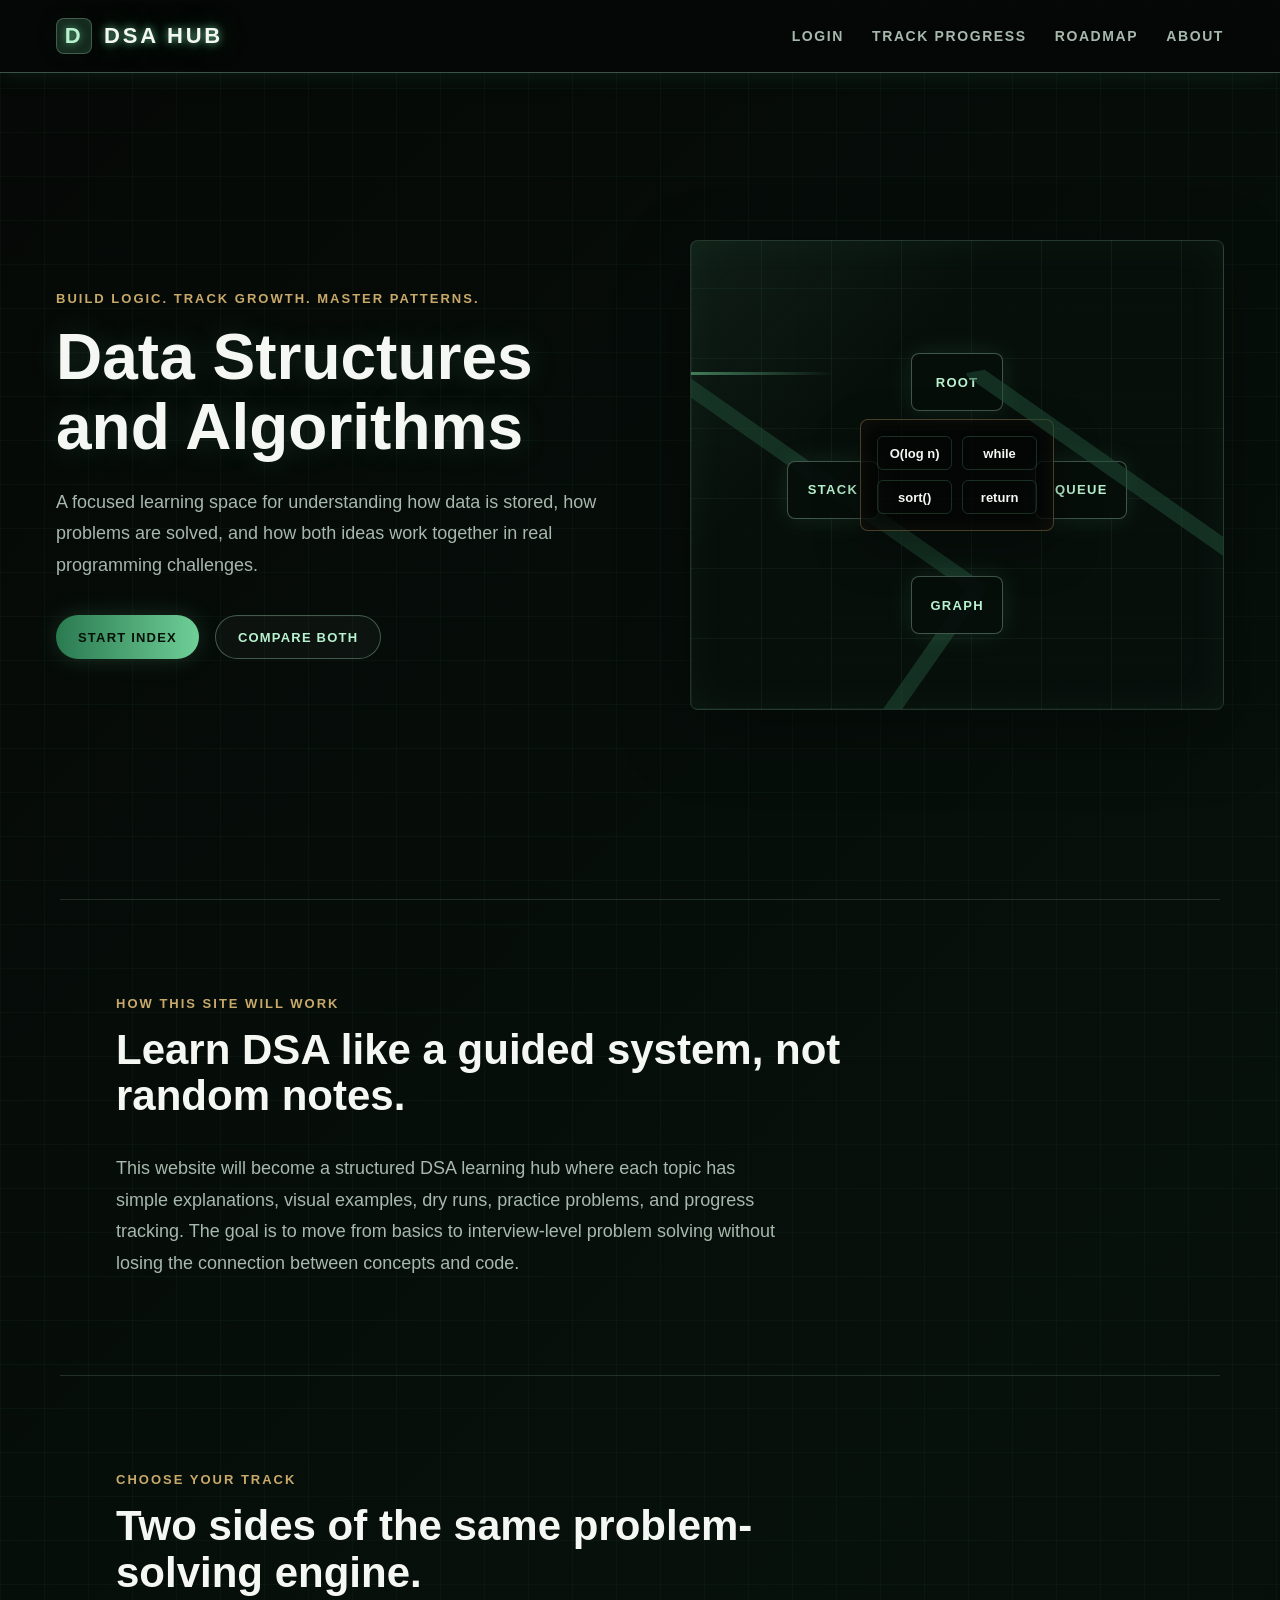
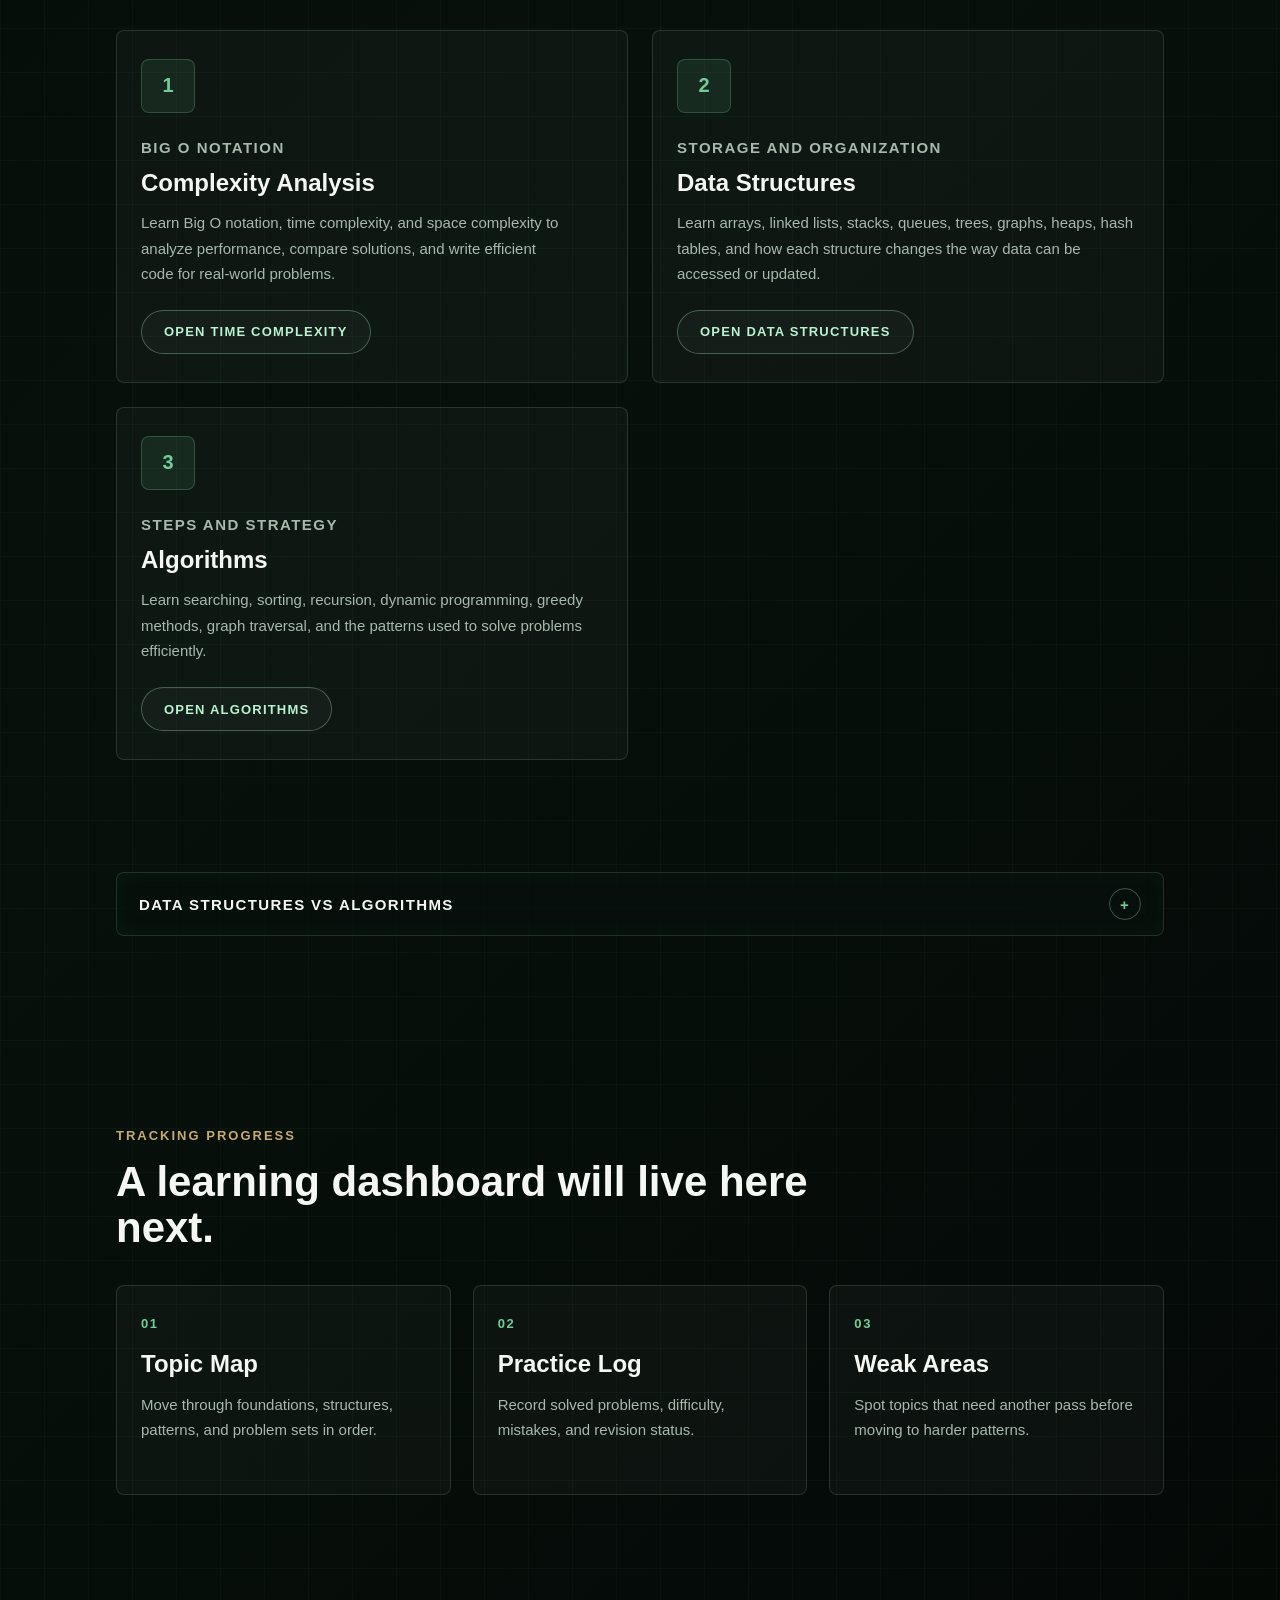
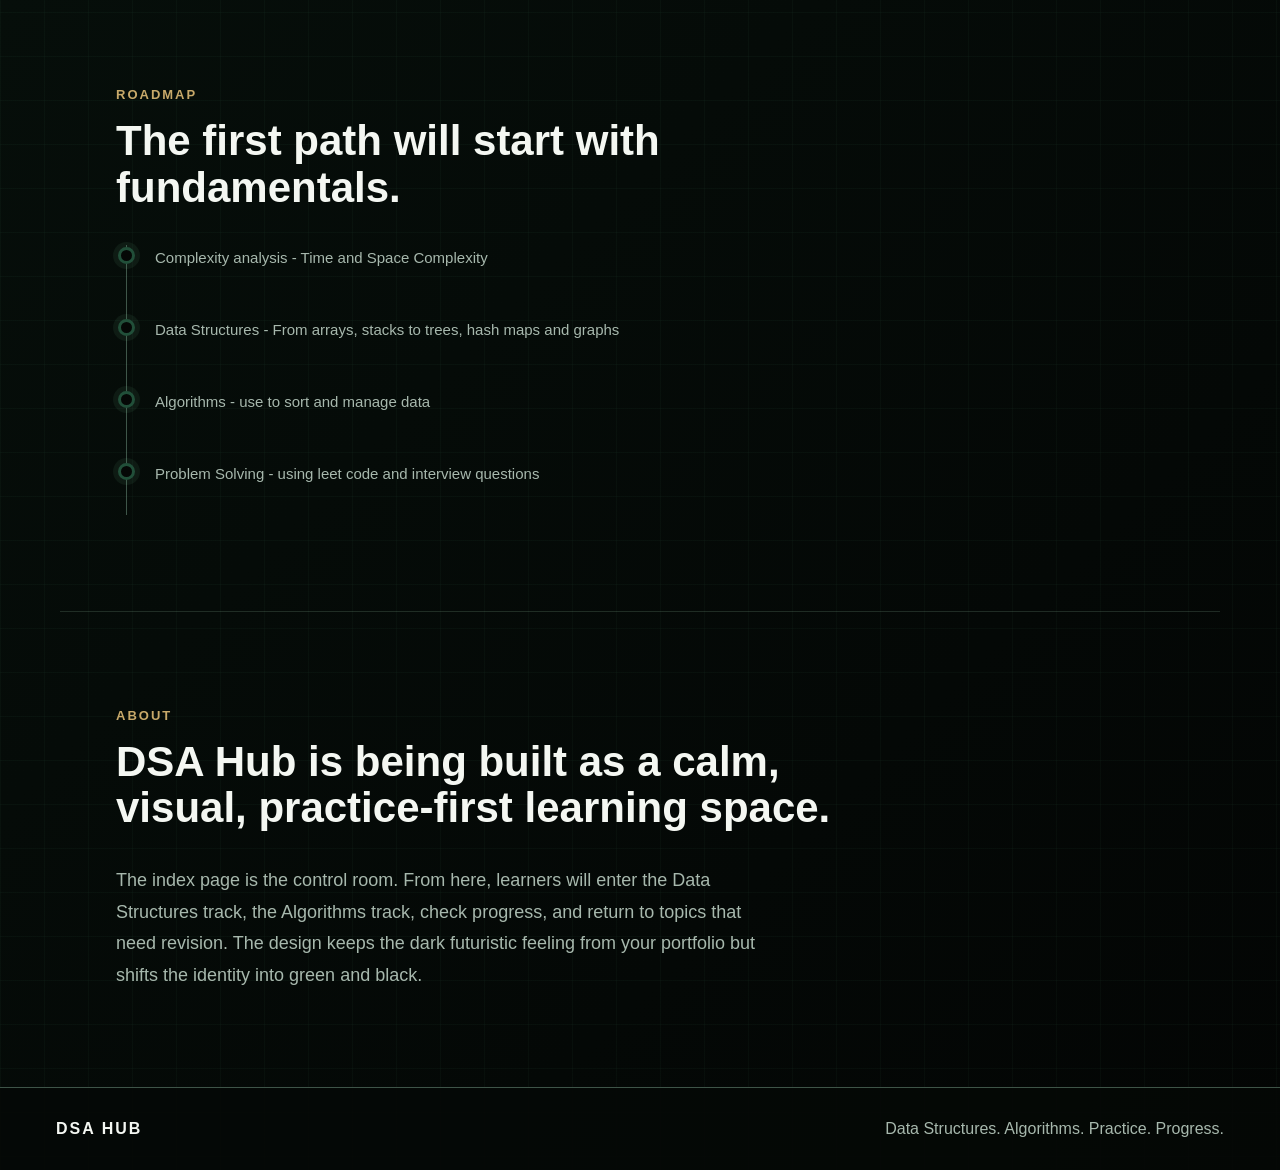
<file: dsa hub/index.html>
<!DOCTYPE html>
<html lang="en">
<head>
    <meta charset="UTF-8">
    <meta name="viewport" content="width=device-width, initial-scale=1.0">
    <title>DSA Hub</title>
    <link rel="stylesheet" href="css/indexstyle.css">
</head>
<body>
    <header class="site-header">
        <a class="brand" href="index.html" aria-label="DSA Hub home">
            <span class="brand-mark">D</span>
            <span>DSA Hub</span>
        </a>
        <nav class="main-nav" aria-label="Primary navigation">
            <a href="#login">Login</a>
            <a href="#progress">Track Progress</a>
            <a href="#roadmap">Roadmap</a>
            <a href="#about">About</a>
        </nav>

    </header>

    <main>
         <section class="hero-section" id="login">
            <div class="hero-copy">
                <p class="eyebrow">Build logic. Track growth. Master patterns.</p>
                <h1>Data Structures and Algorithms</h1>
                <p class="hero-text">
                    A focused learning space for understanding how data is stored, how problems are solved,
                    and how both ideas work together in real programming challenges.
                </p>

                <div class="hero-actions" aria-label="Learning actions">
                    <a class="primary-action" href="#learning-path">Start Index</a>
                    <a class="secondary-action" href="#difference">Compare Both</a>
                </div>
            </div>
            
            <div class="hero-visual" aria-label="Animated data structure and algorithm visual">
                <div class="circuit-line circuit-line-one"></div>
                <div class="circuit-line circuit-ltine-two"></div>
                <div class="data-node node-root">root</div>
                <div class="data-node node-left">stack</div>
                <div class="data-node node-right">queue</div>
                <div class="data-node node-bottom">graph</div>
                <div class="logic-chip">
                    <span>O(log n)</span>
                    <span>while</span>
                    <span>sort()</span>
                    <span>return</span>
                </div>
            </div>
        </section> 

         <section class="intro-section">
            <div class="section-heading">
                <p class="eyebrow">How this site will work</p>
                <h2>Learn DSA like a guided system, not random notes.</h2>
            </div>
            <p>
                This website will become a structured DSA learning hub where each topic has simple explanations,
                visual examples, dry runs, practice problems, and progress tracking. The goal is to move from
                basics to interview-level problem solving without losing the connection between concepts and code.
            </p>
        </section> 

        <section class="learning-section" id="learning-path">
            <div class="section-heading">
                <p class="eyebrow">Choose your track</p>
                <h2>Two sides of the same problem-solving engine.</h2>
            </div>

            <div class="topic-grid">          

                <article class="topic-card">
                    <div class="topic-icon" aria-hidden="true">1</div>
                    <p class="topic-kicker">Big O Notation</p>
                    <h3>Complexity Analysis</h3>
                    <p>
                       Learn Big O notation, time complexity, and space complexity to analyze performance, 
                       compare solutions, and write efficient <br>code for real-world problems.             </p>
                    <a href="complexity-analysis.html">Open Time Complexity</a>
                </article>

                <article class="topic-card">
                    <div class="topic-icon" aria-hidden="true">2</div>
                    <p class="topic-kicker">Storage and organization</p>
                    <h3>Data Structures</h3>
                    <p>
                        Learn arrays, linked lists, stacks, queues, trees, graphs, heaps, hash tables,
                        and how each structure changes the way data can be accessed or updated.
                    </p>
                    <a href="data-structures.html">Open Data Structures</a>
                </article>

                <article class="topic-card">
                    <div class="topic-icon" aria-hidden="true">3</div>
                    <p class="topic-kicker">Steps and strategy</p>
                    <h3>Algorithms</h3>
                    <p>
                        Learn searching, sorting, recursion, dynamic programming, greedy methods,
                        graph traversal, and the patterns used to solve problems efficiently.
                    </p>
                    <a href="algorithms.html">Open Algorithms</a>
                </article>

            </div>
        </section>

        <section class="difference-section" id="difference">
            <div class="difference-reveal" tabindex="0">
                <button type="button" class="difference-trigger" aria-expanded="false">
                    <span>Data Structures vs Algorithms</span>
                    <span class="trigger-arrow" aria-hidden="true">+</span>
                </button>

                <div class="difference-panel">
                    <div class="difference-grid">
                        <div>
                            <h3>Data Structures</h3>
                            <p>
                                Data structures are the containers. They decide how information is arranged in
                                memory so it can be inserted, deleted, searched, or connected.
                            </p>
                        </div>
                        <div>
                            <h3>Algorithms</h3>
                            <p>
                                Algorithms are the instructions. They define the step-by-step process used to
                                transform input into the correct output.
                            </p>
                        </div>
                    </div>
                    <p class="difference-note">
                        Example: a graph is a data structure. Breadth-first search is an algorithm that uses a
                        graph to explore nodes level by level.
                    </p>
                </div>
            </div>
        </section>

         <section class="progress-section" id="progress">
            <div class="section-heading">
                <p class="eyebrow">Tracking progress</p>
                <h2>A learning dashboard will live here next.</h2>
            </div>

            <div class="progress-grid">
                <div class="progress-item">
                    <span>01</span>
                    <h3>Topic Map</h3>
                    <p>Move through foundations, structures, patterns, and problem sets in order.</p>
                </div>
                <div class="progress-item">
                    <span>02</span>
                    <h3>Practice Log</h3>
                    <p>Record solved problems, difficulty, mistakes, and revision status.</p>
                </div>
                <div class="progress-item">
                    <span>03</span>
                    <h3>Weak Areas</h3>
                    <p>Spot topics that need another pass before moving to harder patterns.</p>
                </div>
            </div>
        </section> 
 
        <section class="roadmap-section" id="roadmap">
            <div class="section-heading">
                <p class="eyebrow">Roadmap</p>
                <h2>The first path will start with fundamentals.</h2>
            </div>

            <div class="roadmap">
                <div class="roadmap-step">
                    <span></span>
                    <p>Complexity analysis - Time and Space Complexity</p>
                </div>
                <div class="roadmap-step">
                    <span></span>
                    <p>Data Structures - From arrays, stacks to trees, hash maps and graphs</p>
                </div>
                <div class="roadmap-step">
                    <span></span>
                    <p>Algorithms - use to sort and manage data</p>
                </div>
                <div class="roadmap-step">
                    <span></span>
                    <p>Problem Solving - using leet code and interview questions</p>
                </div>
            </div>
        </section>

        <section class="about-section" id="about">
            <div class="section-heading">
                <p class="eyebrow">About</p>
                <h2>DSA Hub is being built as a calm, visual, practice-first learning space.</h2>
            </div>
            <p>
                The index page is the control room. From here, learners will enter the Data Structures track,
                the Algorithms track, check progress, and return to topics that need revision. The design keeps
                the dark futuristic feeling from your portfolio but shifts the identity into green and black.
            </p>
        </section>
    </main> 

    <footer class="site-footer">
        <p>DSA Hub</p>
        <p>Data Structures. Algorithms. Practice. Progress.</p>
    </footer>

    <script src="js/keepitopen.js"></script>
</body>
</html>
</file>
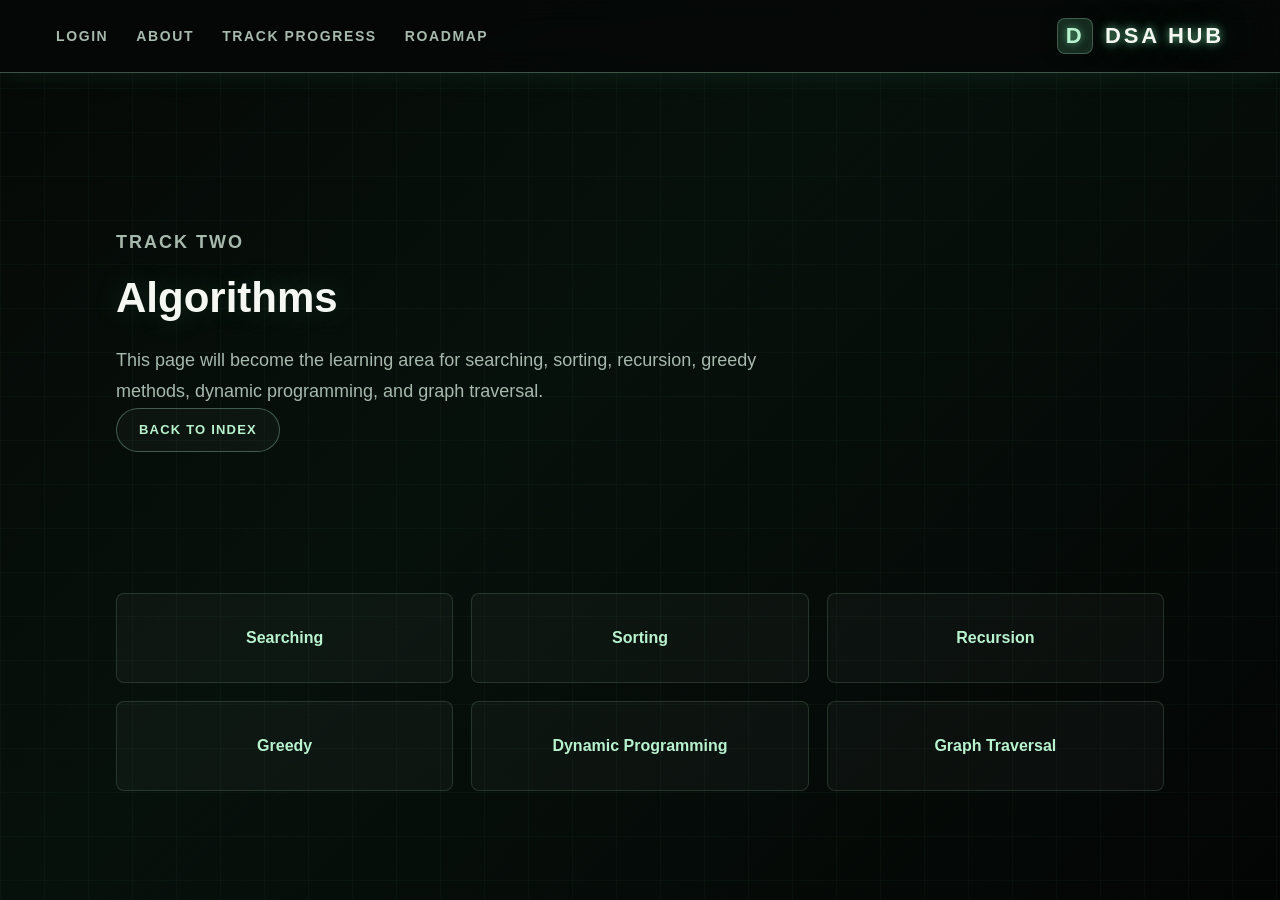
<file: dsa hub/algorithms.html>
<!DOCTYPE html>
<html lang="en">
<head>
    <meta charset="UTF-8">
    <meta name="viewport" content="width=device-width, initial-scale=1.0">
    <title>Algorithms | DSA Hub</title>
    <link rel="stylesheet" href="css/indexstyle.css">
</head>
<body>
    <header class="site-header">
        <nav class="main-nav" aria-label="Primary navigation">
            <a href="index.html#login">Login</a>
            <a href="index.html#about">About</a>
            <a href="index.html#progress">Track Progress</a>
            <a href="index.html#roadmap">Roadmap</a>
        </nav>

        <a class="brand" href="index.html" aria-label="DSA Hub home">
            <span class="brand-mark">D</span>
            <span>DSA Hub</span>
        </a>
    </header>

    <main>
        <section class="page-hero">
            <p class="eyebrow">Track two</p>
            <h1>Algorithms</h1>
            <p>
                This page will become the learning area for searching, sorting, recursion,
                greedy methods, dynamic programming, and graph traversal.
            </p>
            <a class="secondary-action" href="index.html#learning-path">Back to Index</a>
        </section>

        <section class="topic-list-section">
            <div class="topic-list">
                <span>Searching</span>
                <span>Sorting</span>
                <span>Recursion</span>
                <span>Greedy</span>
                <span>Dynamic Programming</span>
                <span>Graph Traversal</span>
            </div>
        </section>
    </main>
</body>
</html>
</file>
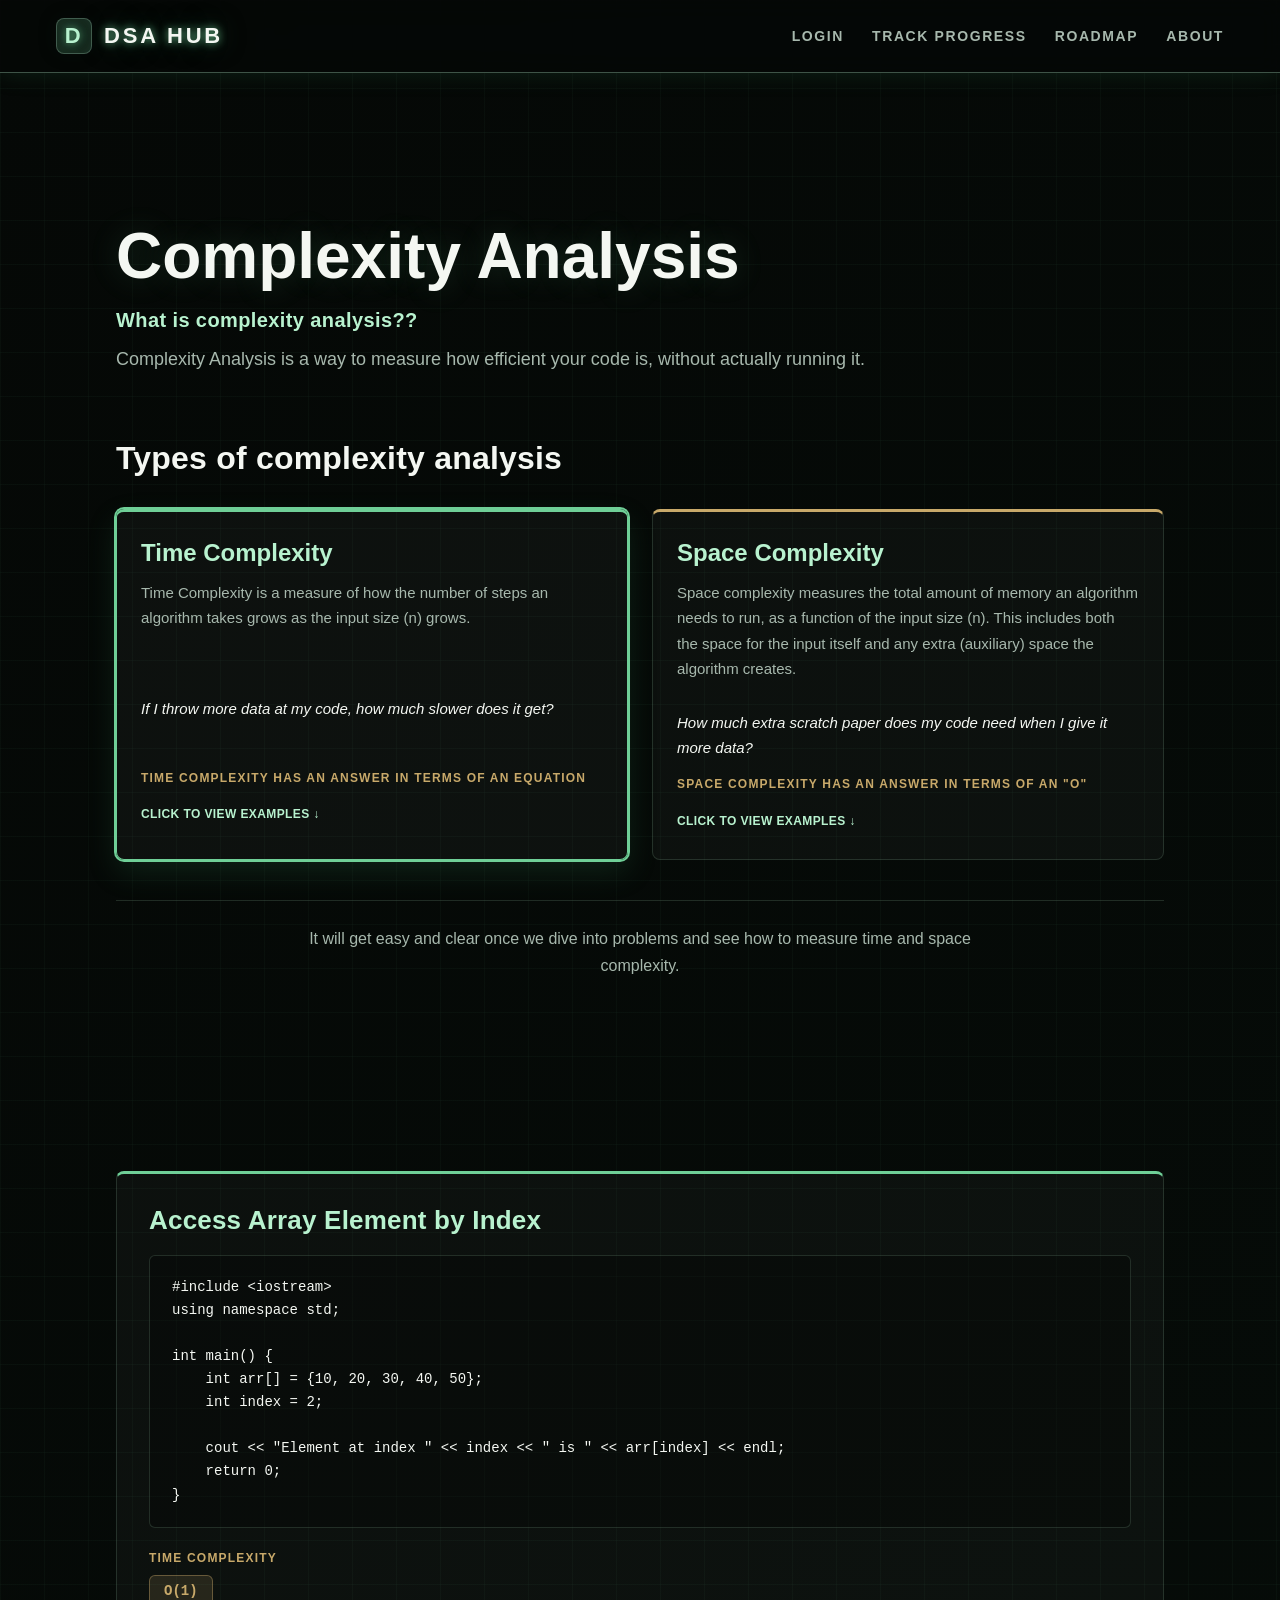
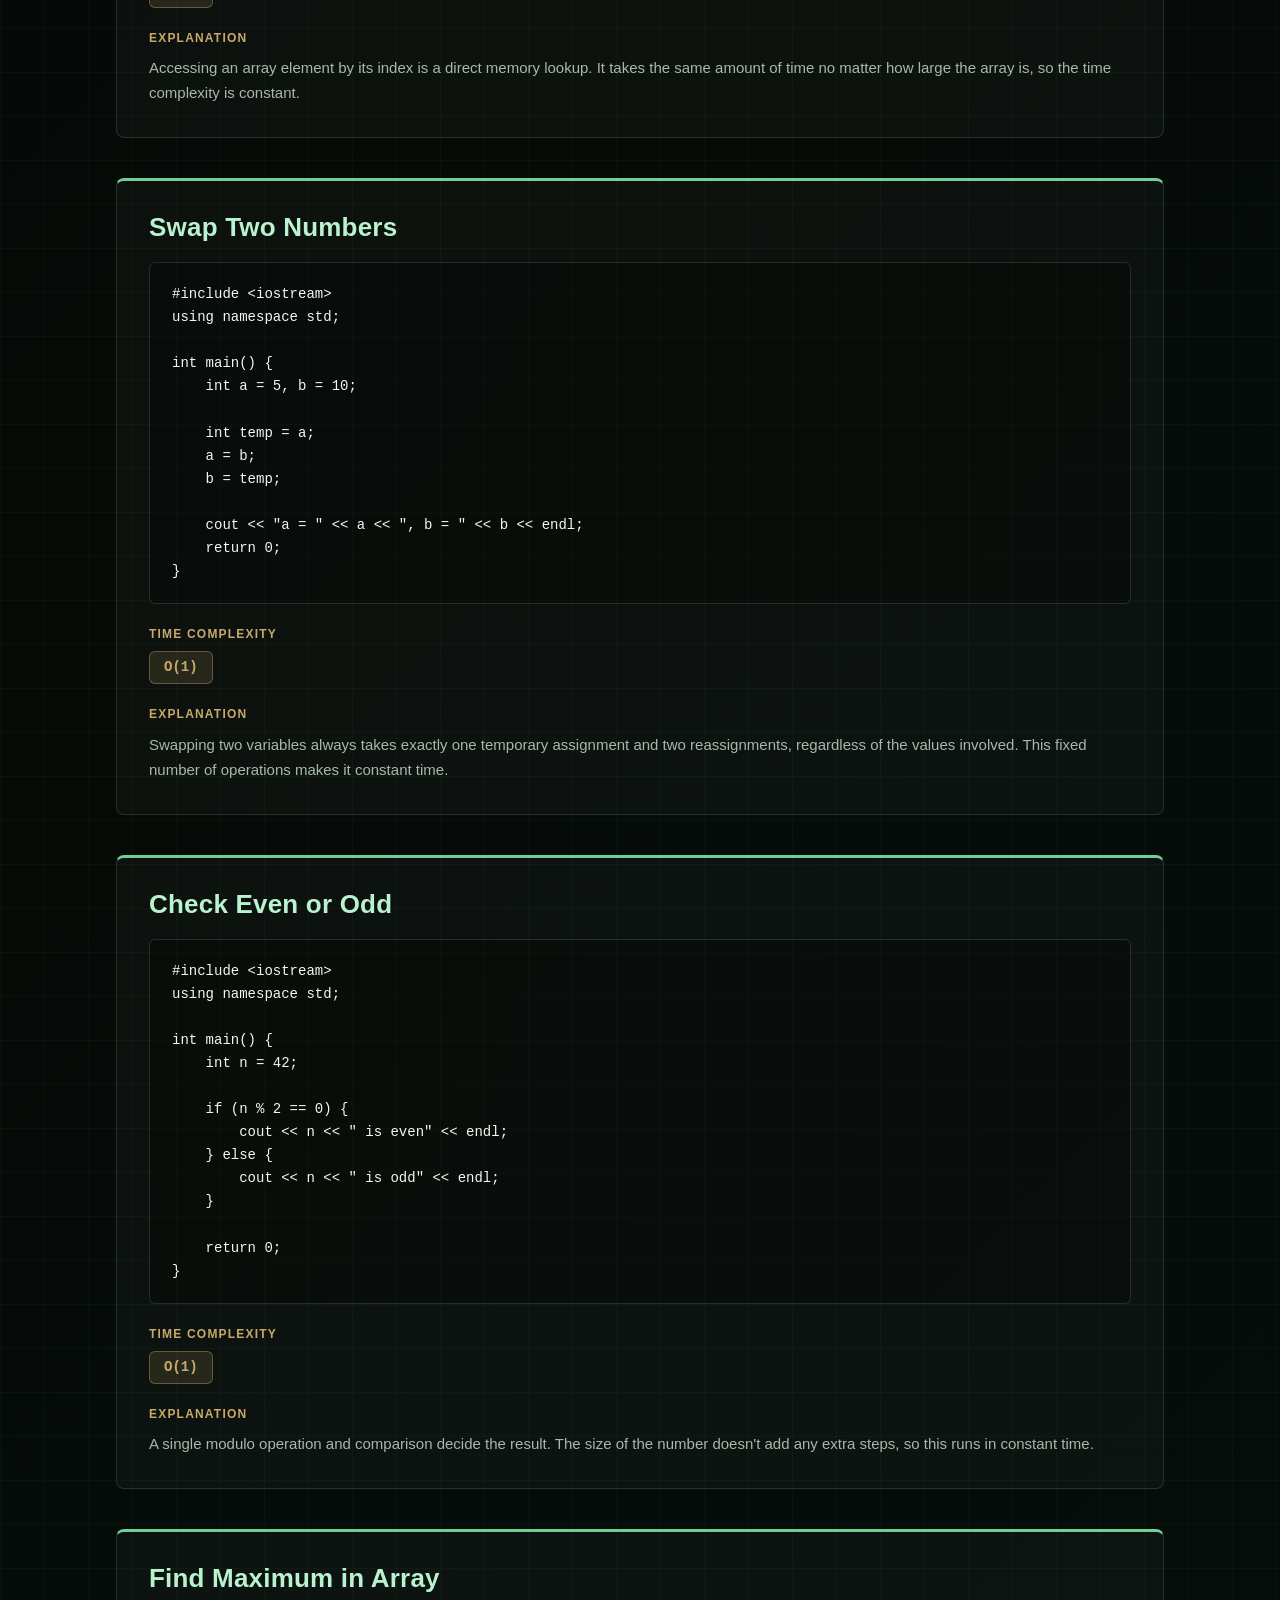
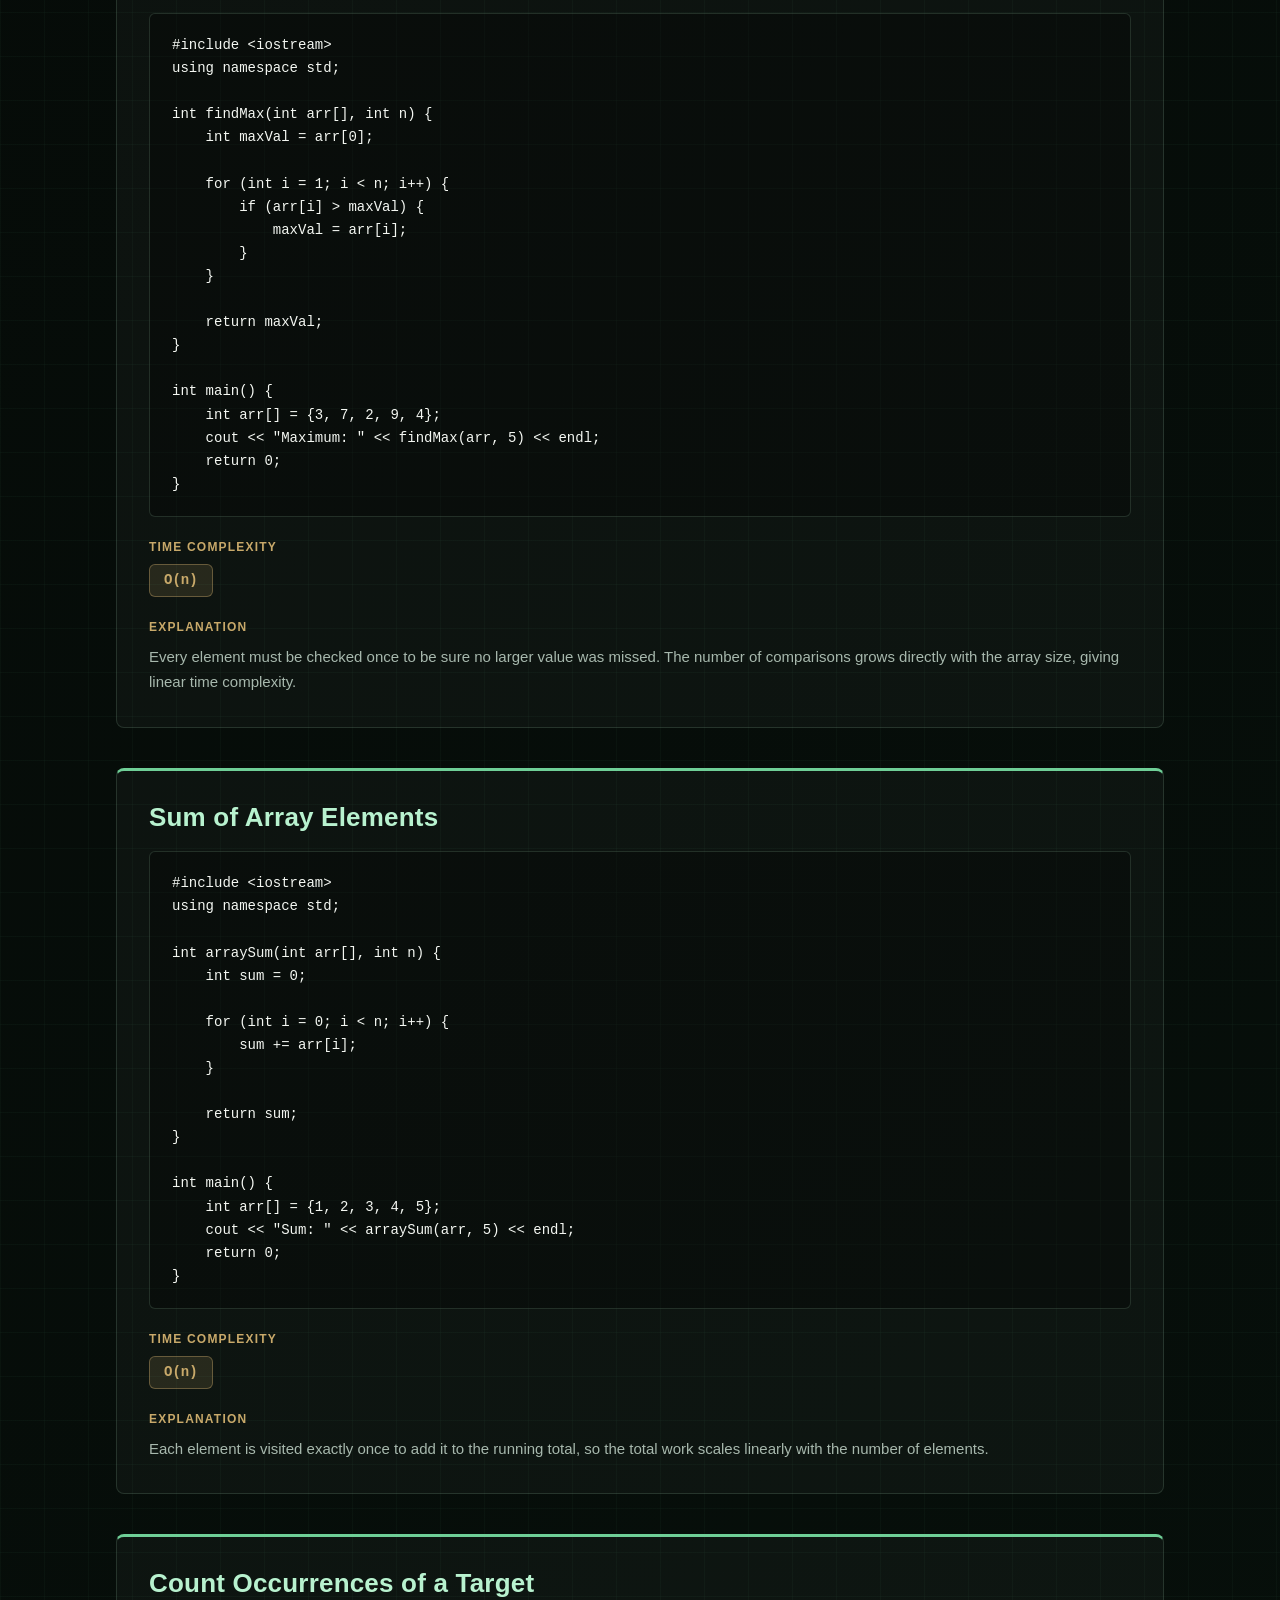
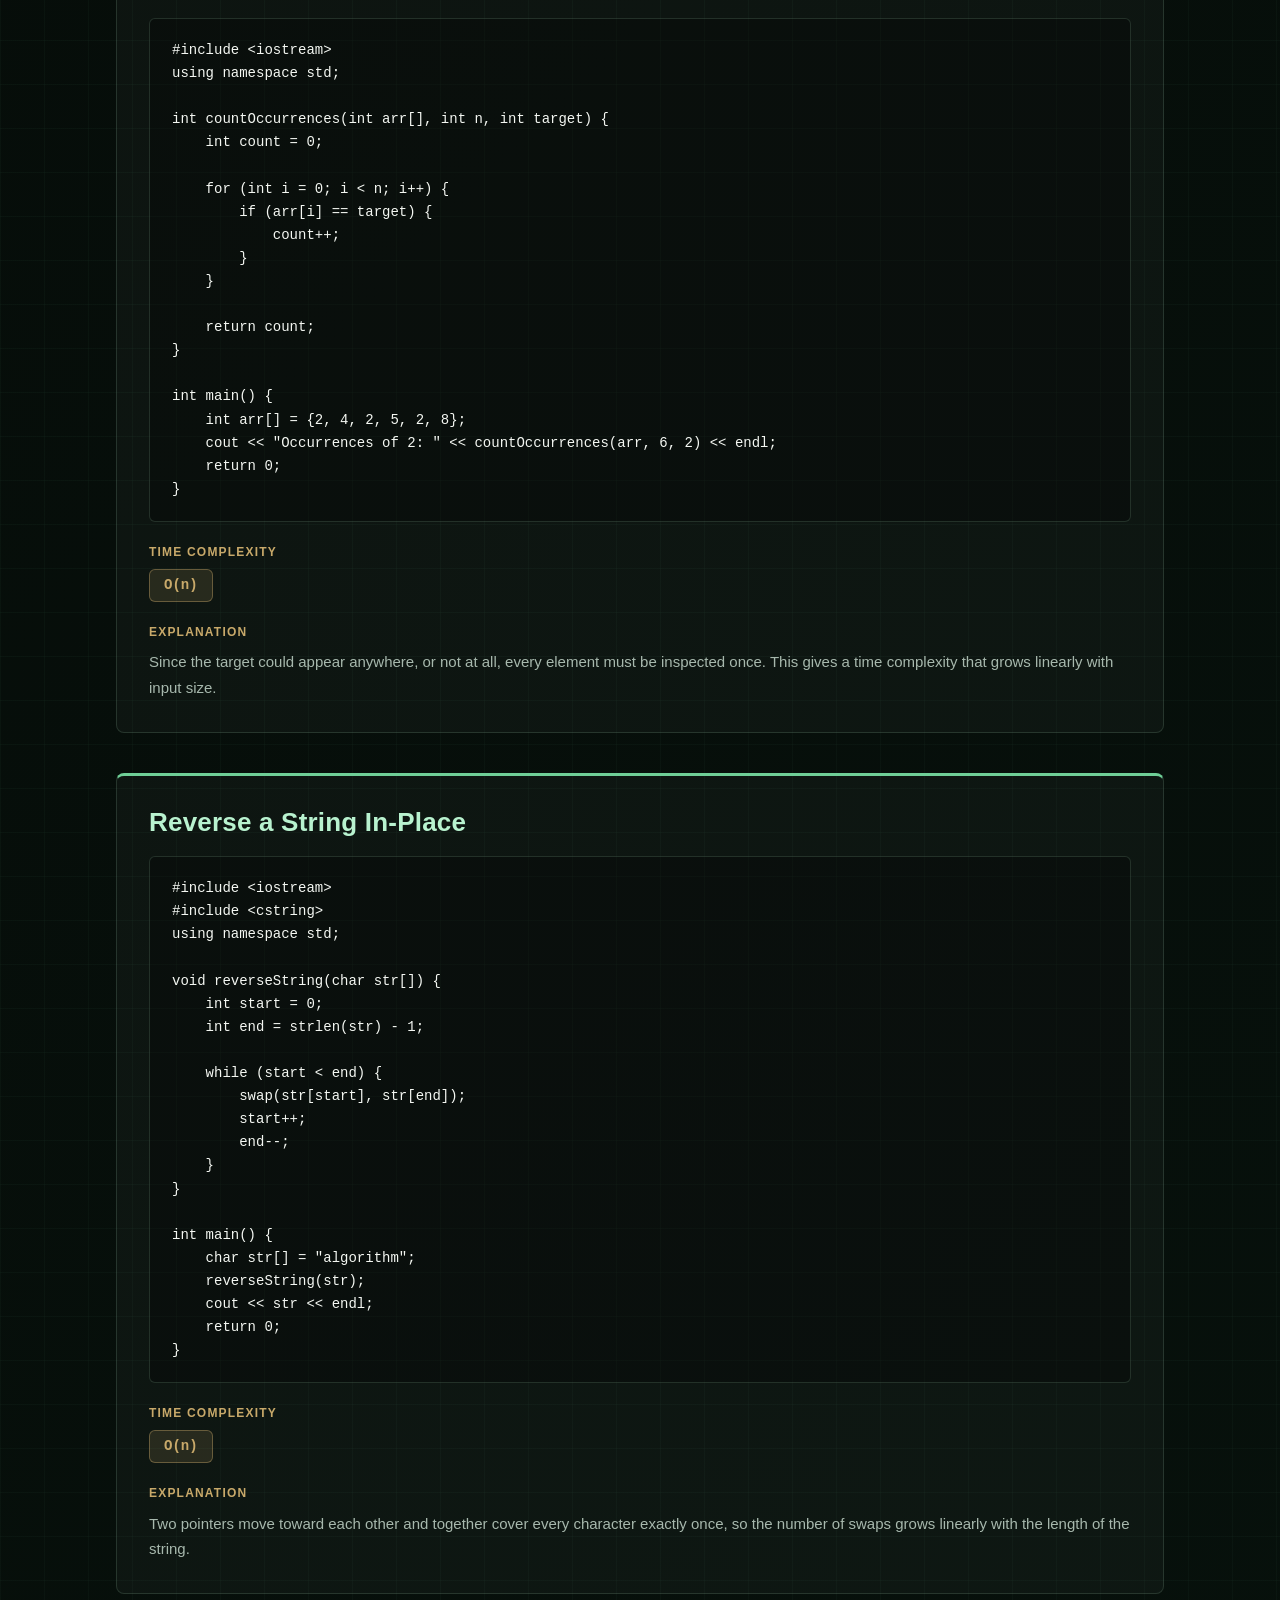
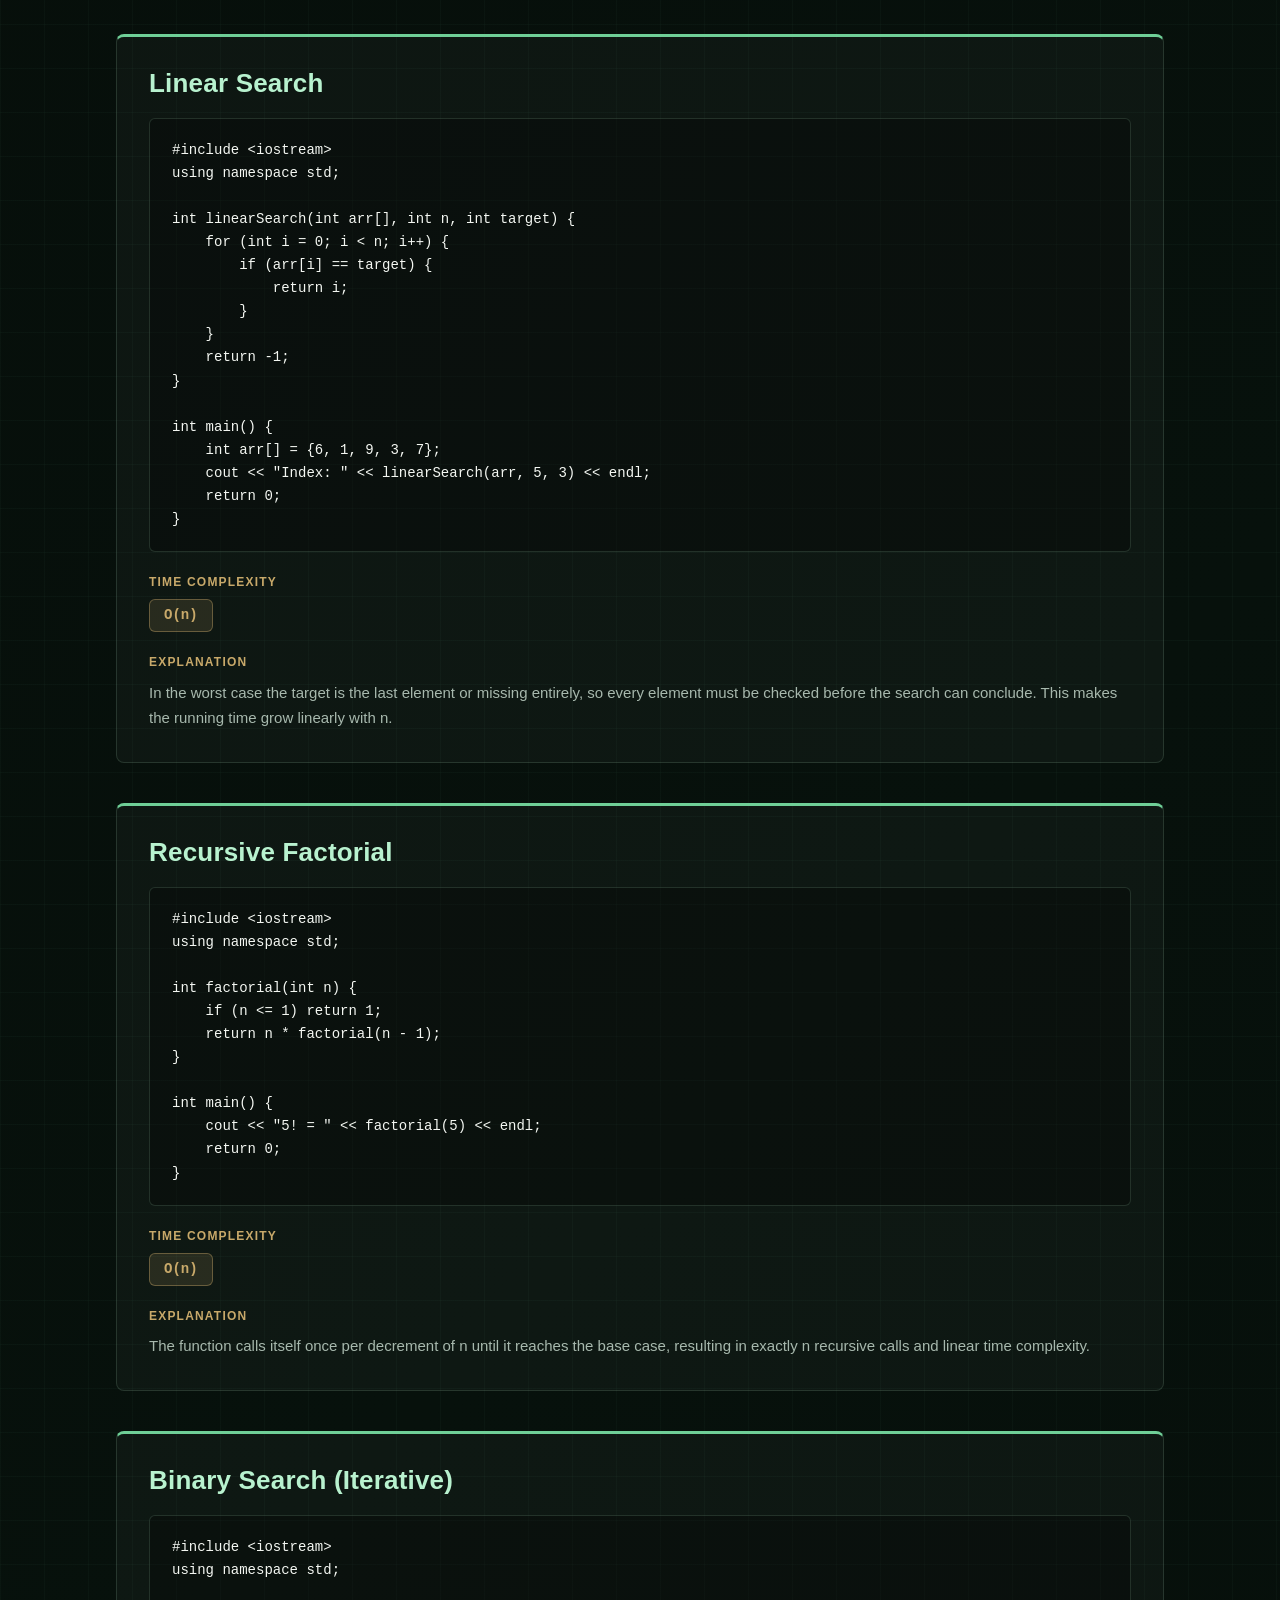
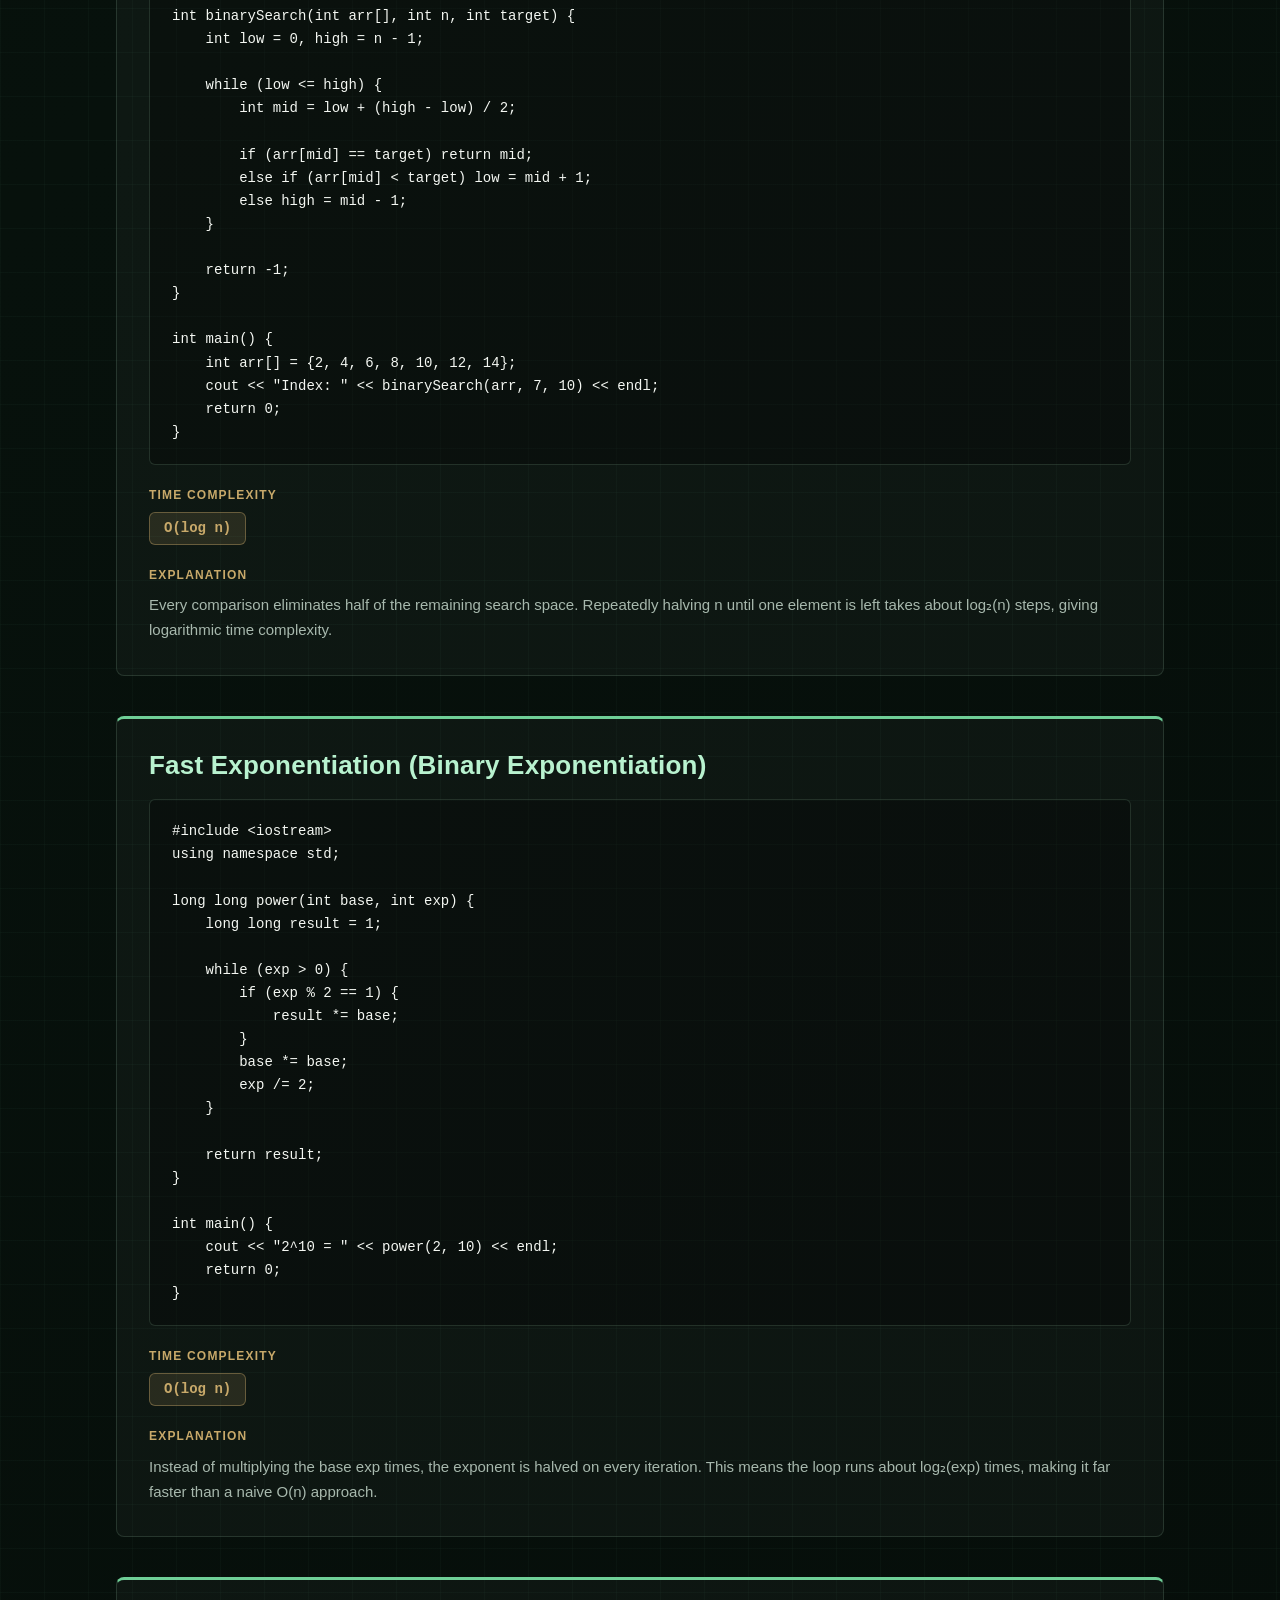
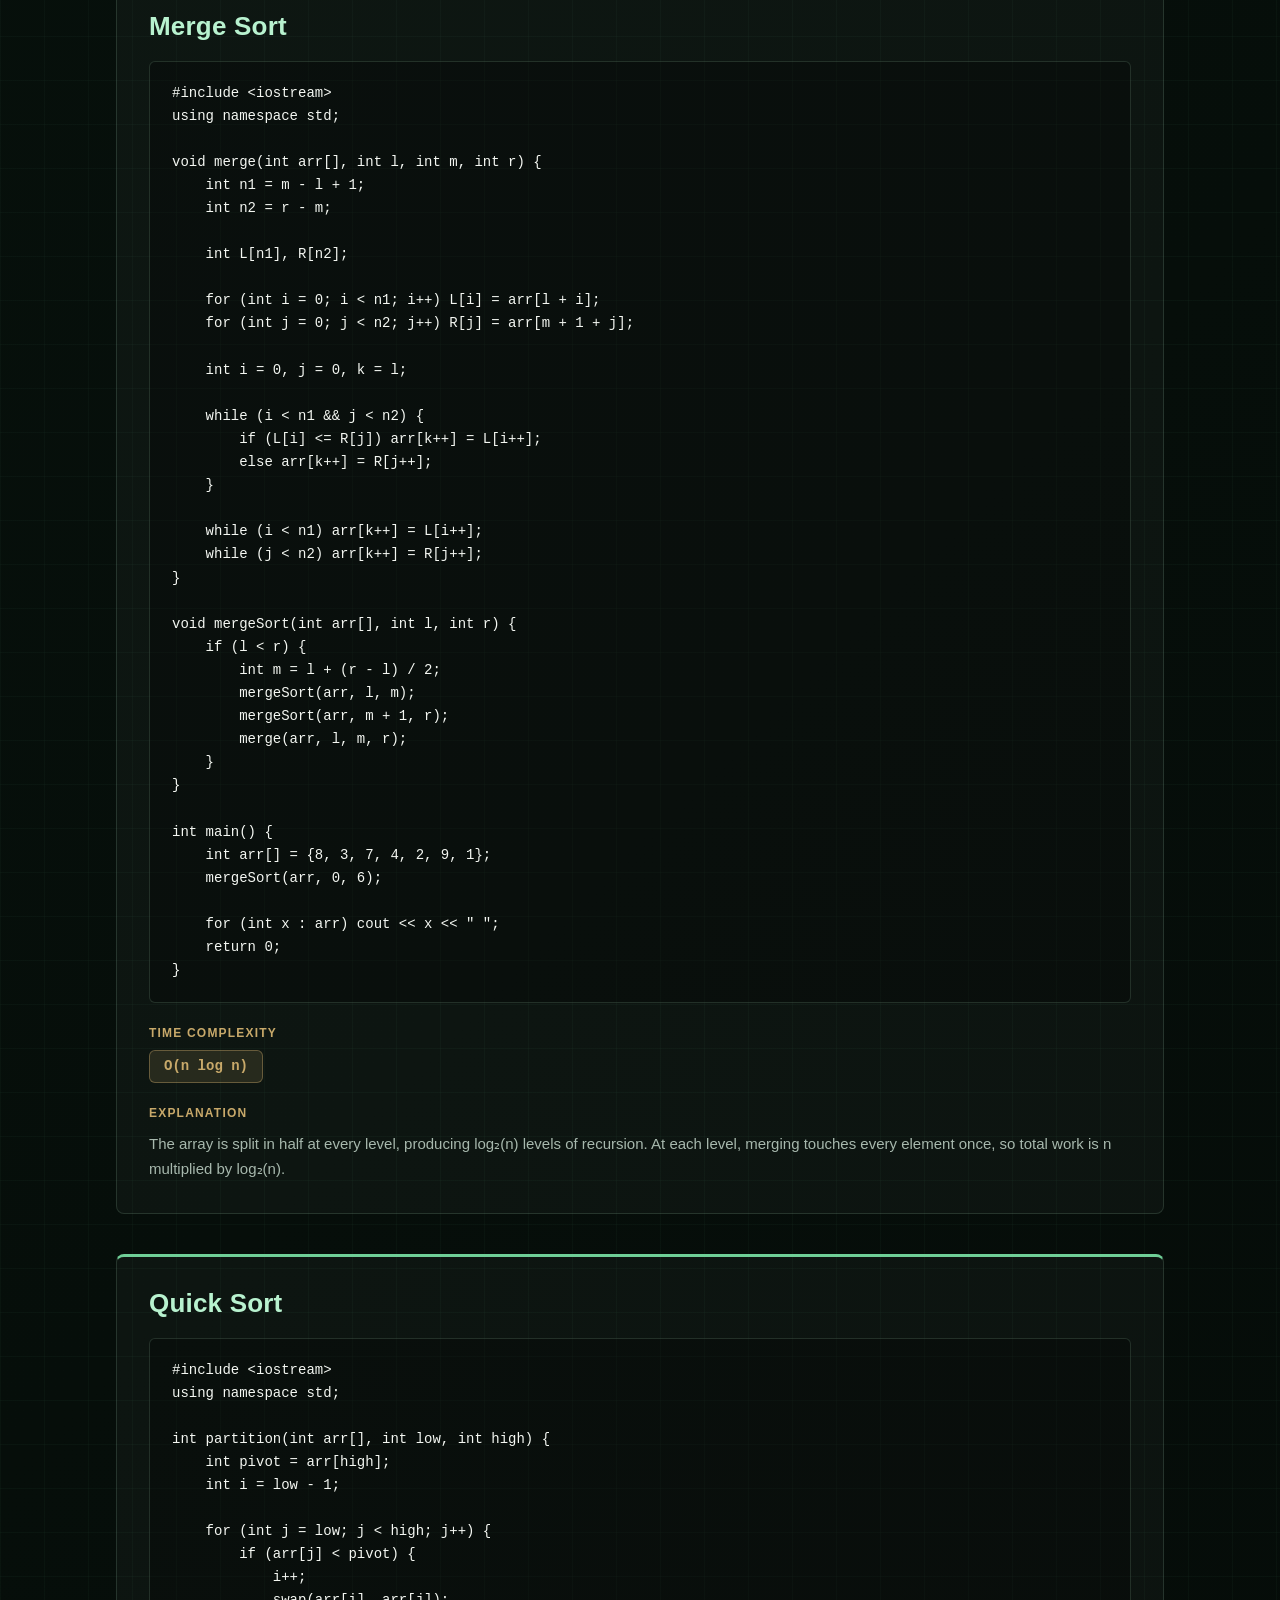
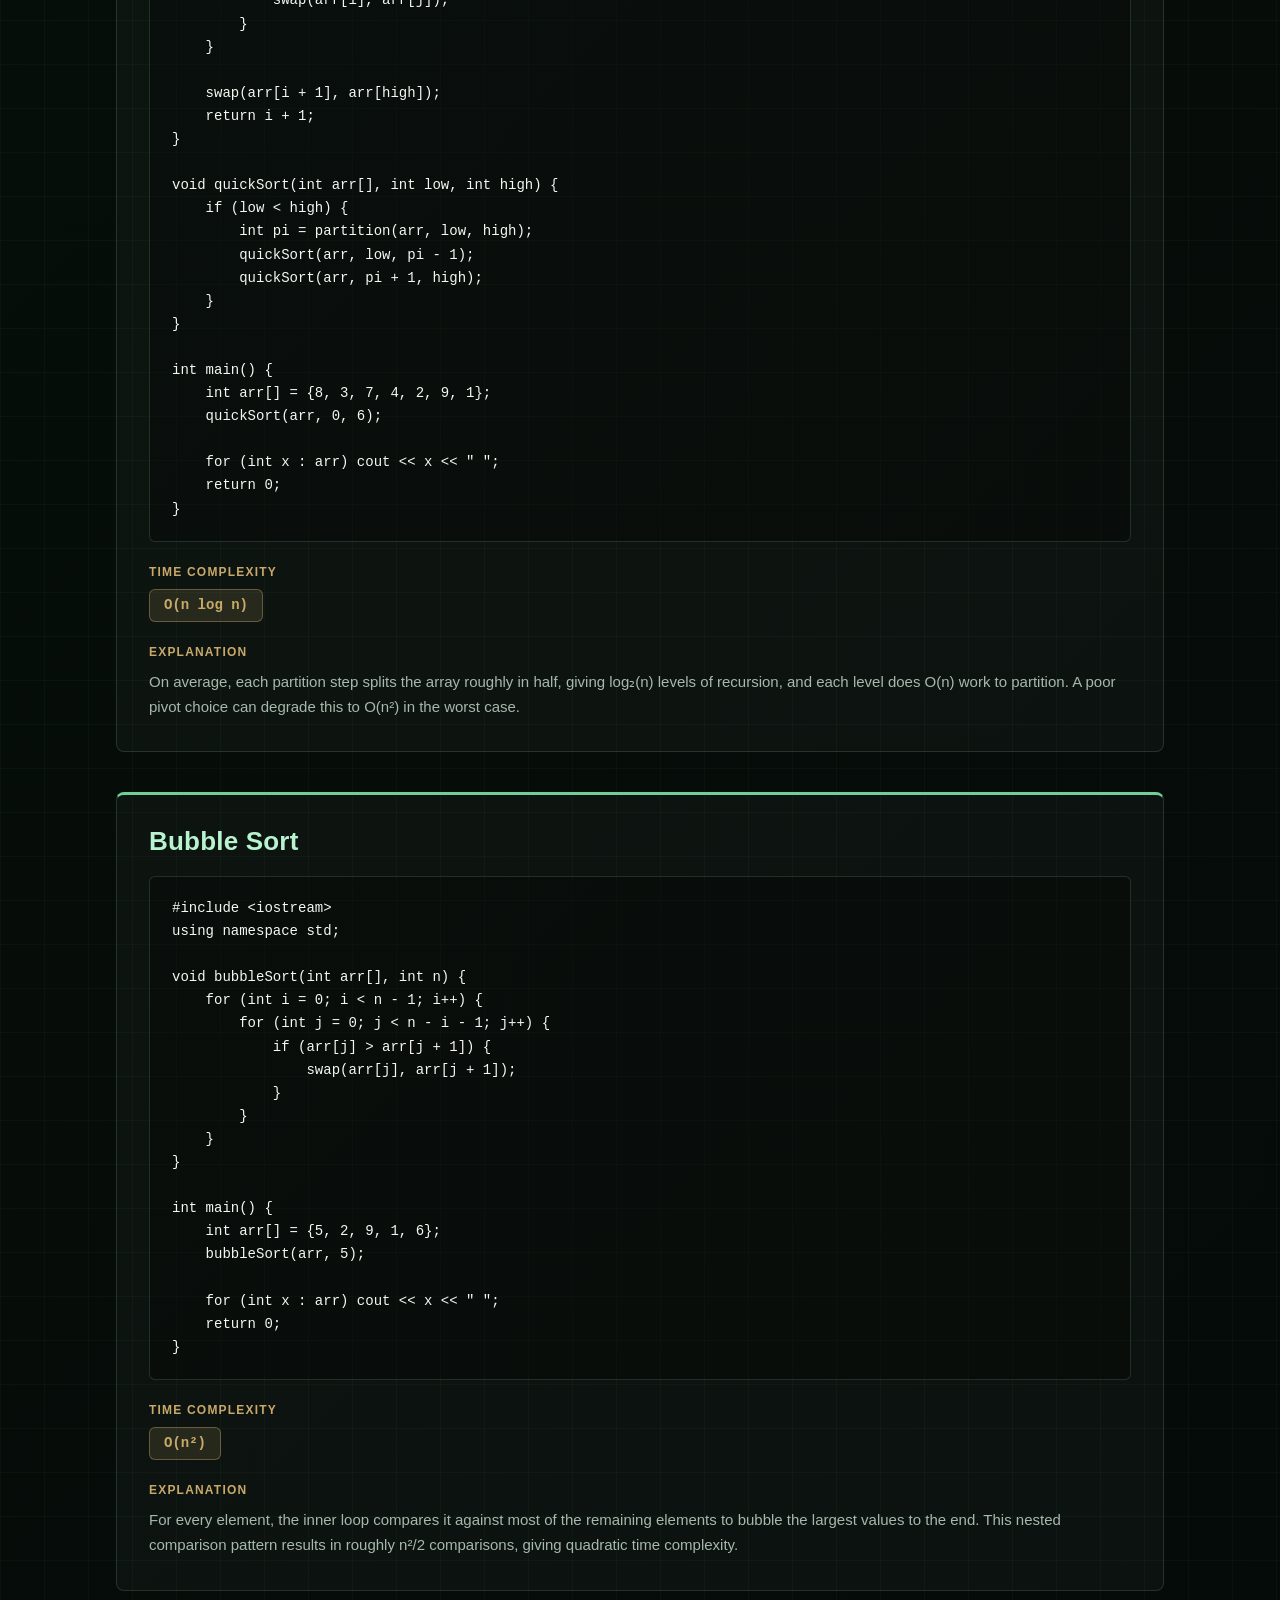
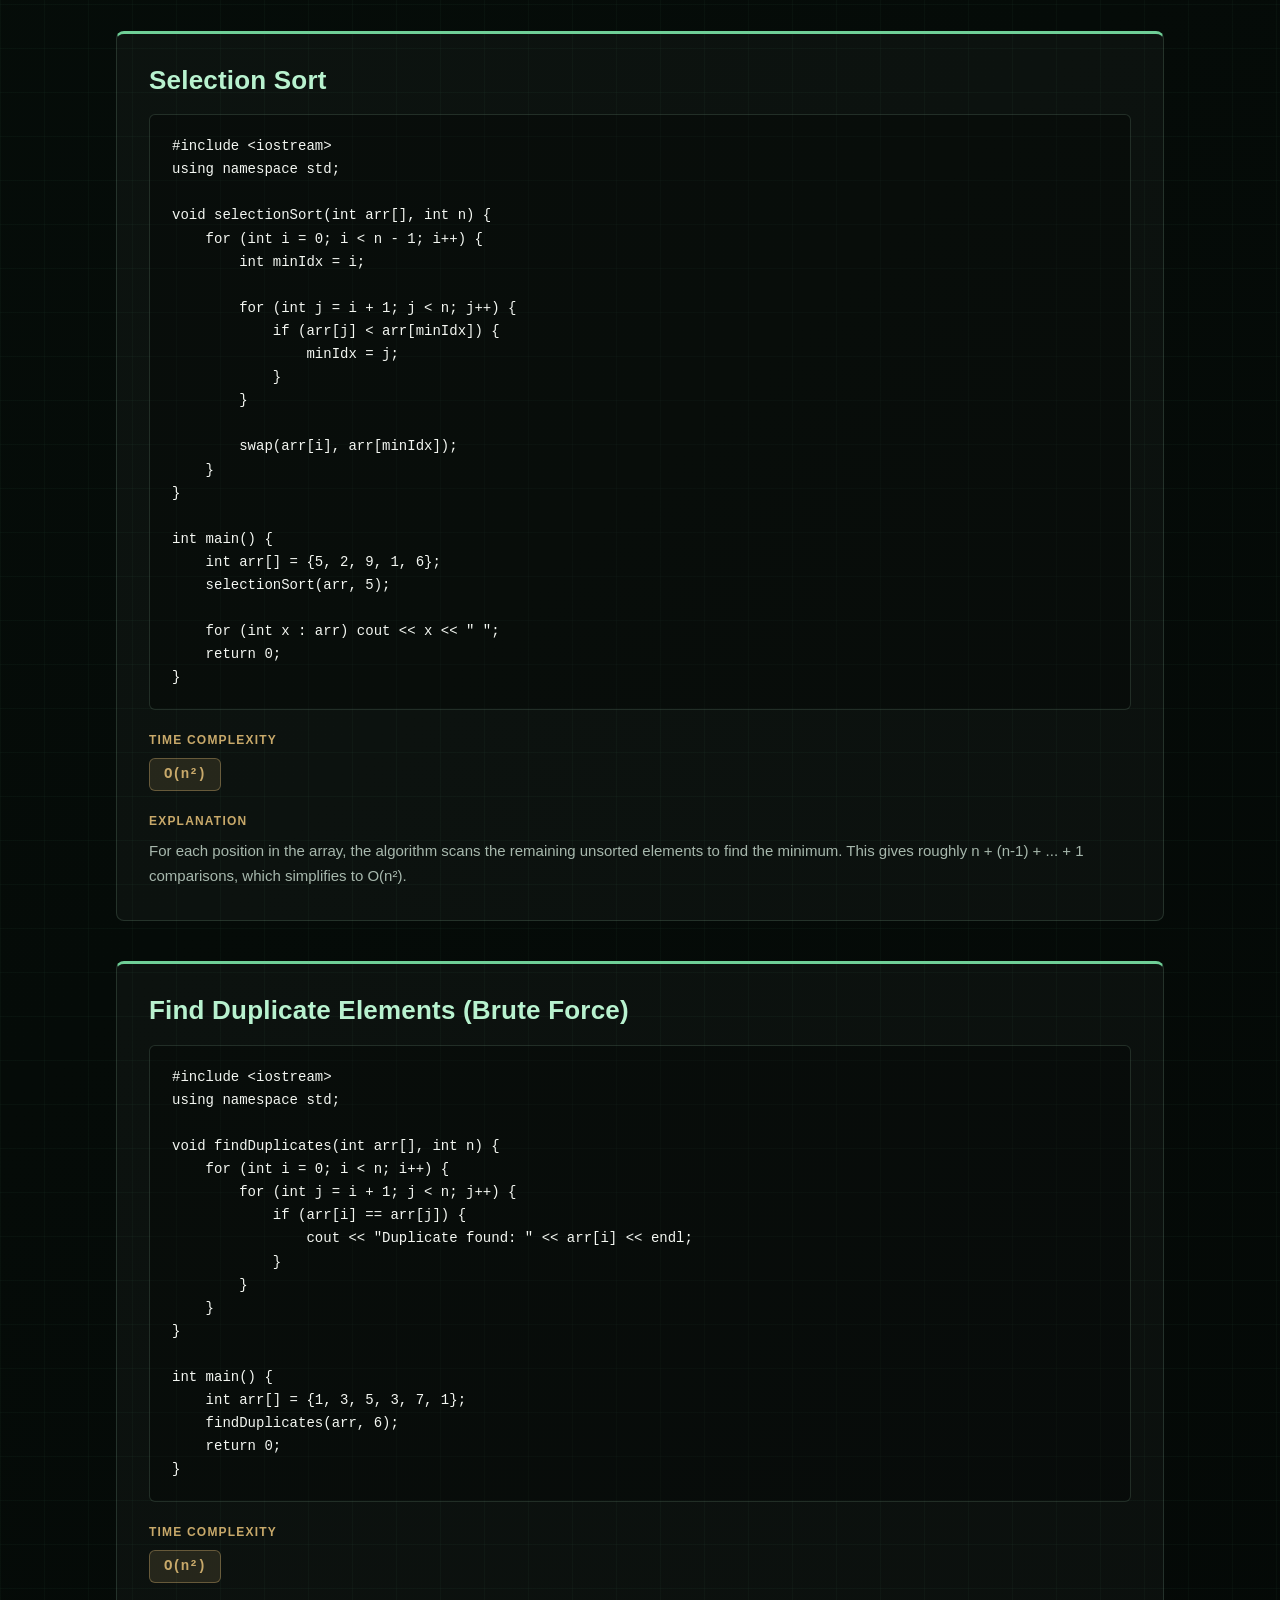
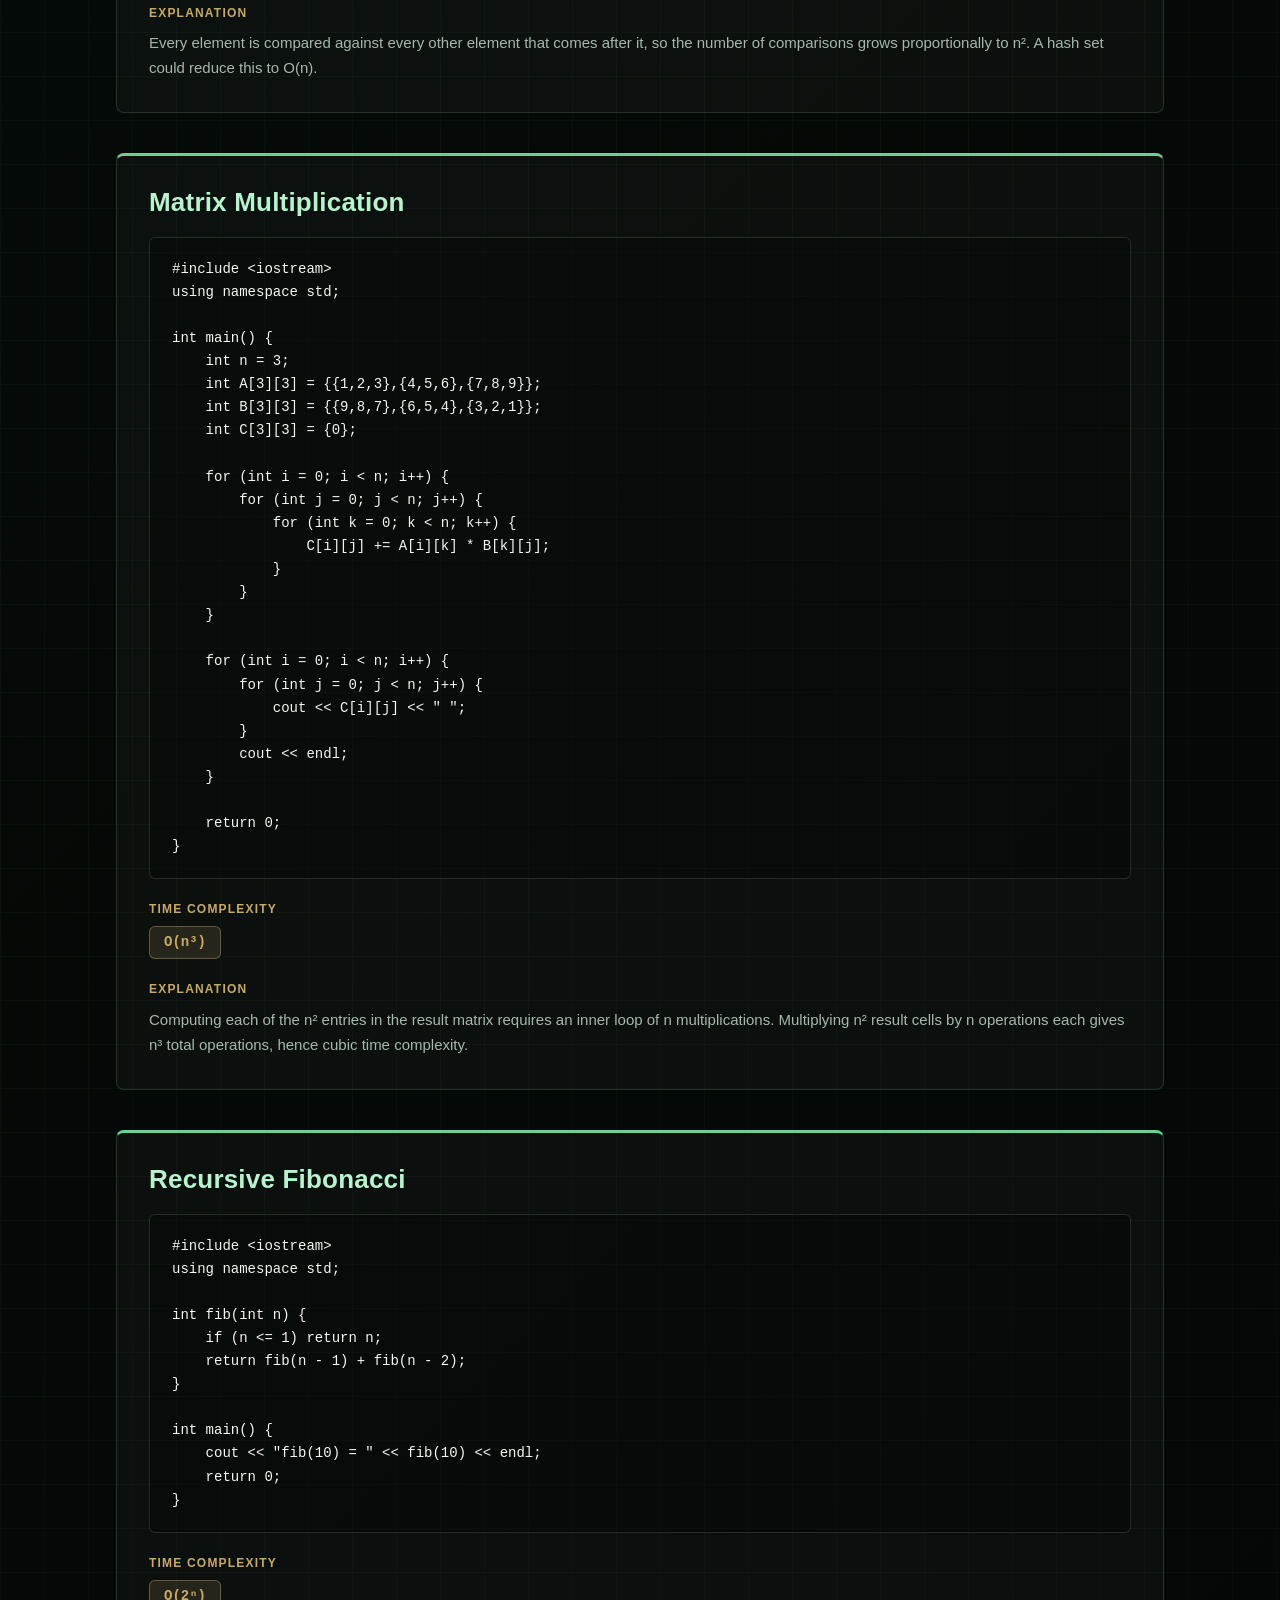
<file: dsa hub/complexity-analysis.html>
<!DOCTYPE html>
<html lang="en">
<head>
    <meta charset="UTF-8">
    <meta name="viewport" content="width=device-width, initial-scale=1.0">
    <title>Complexity Analysis | DSA Hub</title>
    <link rel="stylesheet" href="css/indexstyle.css">
    <link rel="stylesheet" href="css/complexity-analysis.css">
</head>
<body>
    <header class="site-header">
        <a class="brand" href="index.html" aria-label="DSA Hub home">
            <span class="brand-mark">D</span>
            <span>DSA Hub</span>
        </a>
        <nav class="main-nav" aria-label="Primary navigation">
            <a href="index.html#login">Login</a>
            <a href="index.html#progress">Track Progress</a>
            <a href="index.html#roadmap">Roadmap</a>
            <a href="index.html#about">About</a>
        </nav>
    </header>
 
    <main>
        <section class="detail-hero">
            <div class="upper-hero">
                <h1 class="eye">Complexity Analysis</h1>
                <p class="eyelash-one">What is complexity analysis??</p>
                <p class="eyelash-two">
                    Complexity Analysis is a way to measure how efficient your code is,
                    without actually running it.
                </p>
            </div>
 
            <div class="comparison-of-types">
                <span class="heading-of-types">Types of complexity analysis</span>
 
                <div class="time-comp type-toggle active-type" id="time-comp-toggle" role="button" tabindex="0" aria-pressed="true">
                    <h3>Time Complexity</h3>
                    <p class="l-def">
                        Time Complexity is a measure of how the number of steps an algorithm
                        takes grows as the input size (n) grows.
                    </p><br><br>
                    <p class="e-def">If I throw more data at my code, how much slower does it get?</p>
                   <br>
                    <p class="equation">Time complexity has an answer in terms of an equation</p>
                    <p class="tap-hint">Click to view examples ↓</p>
                </div>
 
                <div class="space-comp type-toggle" id="space-comp-toggle" role="button" tabindex="0" aria-pressed="false">
                    <h3>Space Complexity</h3>
                    <p class="l-def">
                        Space complexity measures the total amount of memory an algorithm
                        needs to run, as a function of the input size (n). This includes
                        both the space for the input itself and any extra (auxiliary)
                        space the algorithm creates.
                    </p>
                    <p class="e-def">How much extra scratch paper does my code need when I give it more data?</p>
                    <p class="equation">Space complexity has an answer in terms of an "O"</p>
                    <p class="tap-hint">Click to view examples ↓</p>
                </div>
 
                <div class="moving-on-from-types-heading">
                    <p>
                        It will get easy and clear once we dive into problems and see how to
                        measure time and space complexity.
                    </p>
                </div>
            </div>
        </section>
 
        <section>
            <div class="time-comp-display"  id="data-shown-here-of-time-complexity">
            </div>
        </section>
        
    </main>
 
    <footer class="site-footer">
        <p>DSA Hub</p>
        <p>Data Structures. Algorithms. Practice. Progress.</p>
    </footer>
 
    <script src="js/time-complexity.js"></script>
</body>
</html>
</file>
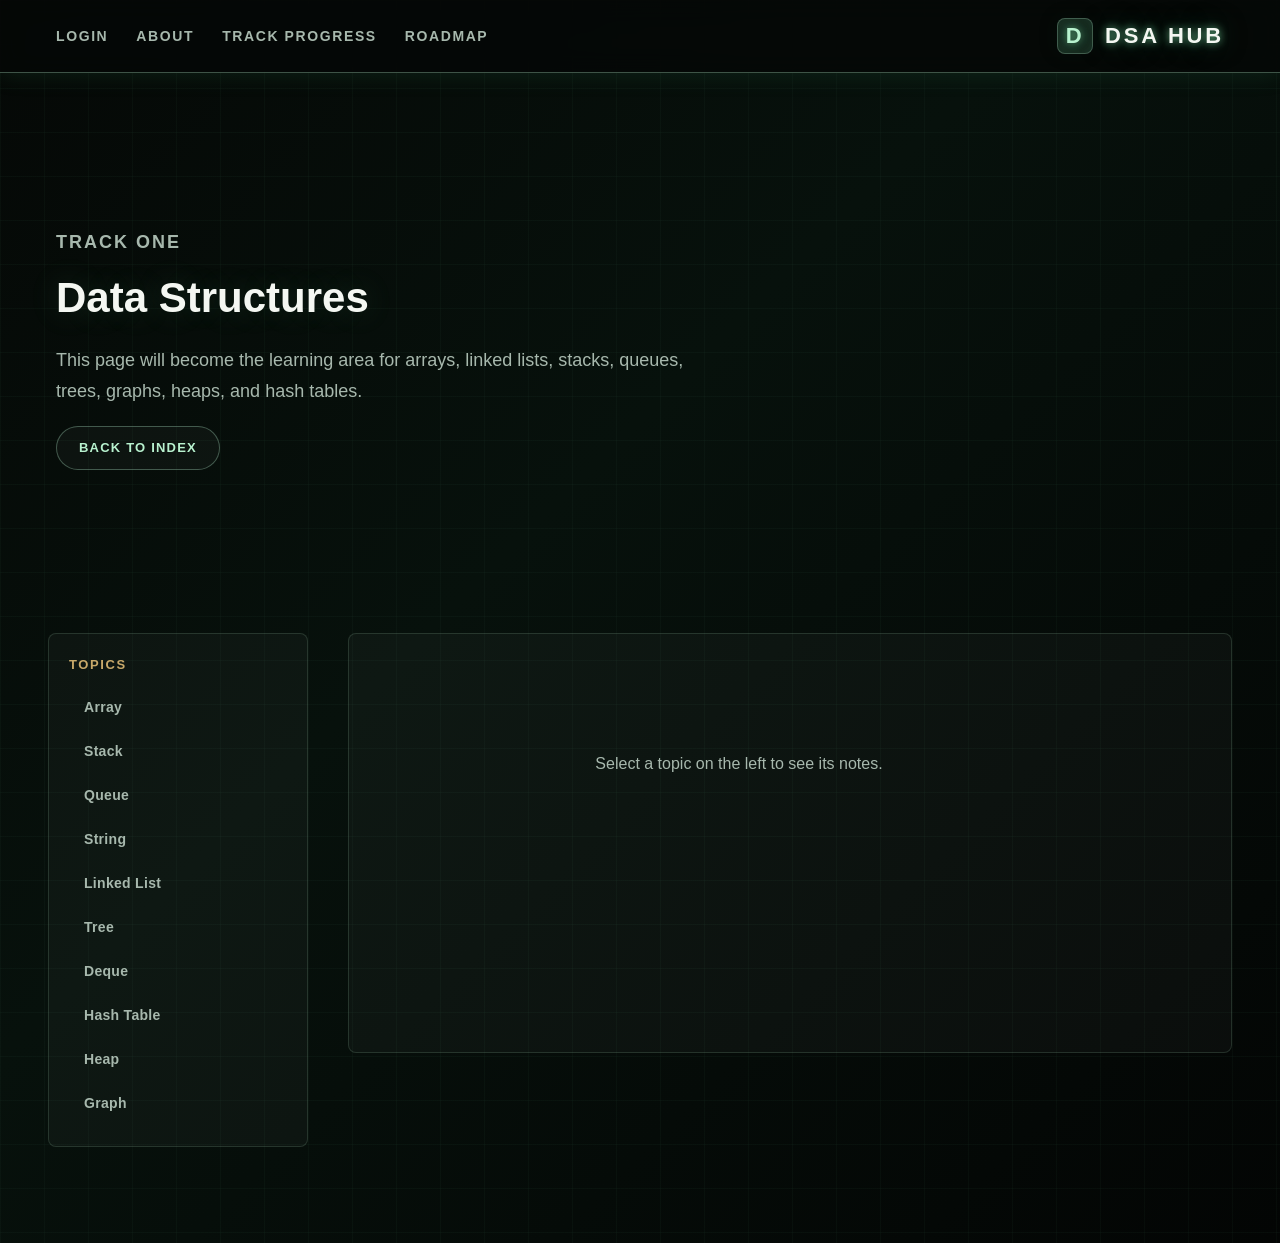
<file: dsa hub/data-structures.html>
<!DOCTYPE html>
<html lang="en">
<head>
    <meta charset="UTF-8">
    <meta name="viewport" content="width=device-width, initial-scale=1.0">
    <title>Data Structures | DSA Hub</title>
    <link rel="stylesheet" href="css/indexstyle.css">
    <link rel="stylesheet" href="css/ds-style.css">
</head>
<body>
    <header class="site-header">
        <nav class="main-nav" aria-label="Primary navigation">
            <a href="index.html#login">Login</a>
            <a href="index.html#about">About</a>
            <a href="index.html#progress">Track Progress</a>
            <a href="index.html#roadmap">Roadmap</a>
        </nav>

        <a class="brand" href="index.html" aria-label="DSA Hub home">
            <span class="brand-mark">D</span>
            <span>DSA Hub</span>
        </a>
    </header>

    <main>
        <section class="page-hero">
            <p class="eyebrow">Track one</p>
            <h1>Data Structures</h1>
            <p>
                This page will become the learning area for arrays, linked lists, stacks, queues,
                trees, graphs, heaps, and hash tables.
            </p>
            <br>
            <a class="secondary-action" href="index.html#learning-path">Back to Index</a>
        </section>

       <div class="dsa-shown">
        <aside class="sidebar">
            <h2>Topics</h2>
            <ul id="topic-list">
            </ul>
        </aside>

        <section id="topic-content">
            <p class="placeholder">Select a topic on the left to see its notes.</p>
        </section>

       </div>

        <script src="js/ds-script.js"></script>
    </main>
</body>
</html>
</file>
<file: dsa hub/css/indexstyle.css>
:root {
    --bg: #050806;
    --bg-panel: #08110d;
    --bg-panel-strong: #0d1d16;
    --line: rgba(116, 154, 132, 0.24);
    --line-strong: rgba(116, 154, 132, 0.52);
    --green: #6fcf97;
    --green-deep: #214f39;
    --mint-soft: #b8f2cf;
    --amber: #c8a96a;
    --text: #f4f7f2;
    --muted: #a7b8ad;
    --shadow: rgba(54, 142, 92, 0.2);
}

* {
    box-sizing: border-box;
    margin: 0;
    padding: 0;
}

html {
    scroll-behavior: smooth;
}

body {
    min-height: 100vh;
    background:
        linear-gradient(rgba(111, 207, 151, 0.035) 1px, transparent 1px),
        linear-gradient(90deg, rgba(111, 207, 151, 0.035) 1px, transparent 1px),
        linear-gradient(135deg, #050806 0%, #07110c 42%, #030504 100%);
    background-size: 44px 44px, 44px 44px, auto;
    color: var(--text);
    font-family: Rajdhani, "Segoe UI", Arial, sans-serif;
}

a {
    color: inherit;
}

.site-header {
    position: sticky;
    top: 0;
    z-index: 20;
    display: flex;
    justify-content: space-between;
    align-items: center;
    gap: 24px;
    padding: 18px 56px;
    background: rgba(5, 8, 6, 0.86);
    border-bottom: 1px solid var(--line-strong);
    box-shadow: 0 0 25px var(--shadow);
    backdrop-filter: blur(12px);
}

.main-nav {
    display: flex;
    align-items: center;
    gap: 28px;
    flex-wrap: wrap;
}

.main-nav a {
    position: relative;
    color: var(--muted);
    font-size: 14px;
    font-weight: 700;
    letter-spacing: 1.6px;
    text-decoration: none;
    text-transform: uppercase;
    transition: color 0.3s ease, text-shadow 0.3s ease;
}

.main-nav a::after {
    content: "";
    position: absolute;
    left: 0;
    bottom: -6px;
    width: 0;
    height: 2px;
    background: var(--green);
    box-shadow: 0 0 8px var(--green);
    transition: width 0.3s ease;
}

.main-nav a:hover,
.main-nav a:focus-visible {
    color: var(--text);
    text-shadow: 0 0 12px rgba(111, 207, 151, 0.7);
}

.main-nav a:hover::after,
.main-nav a:focus-visible::after {
    width: 100%;
}

.brand {
    display: inline-flex;
    align-items: center;
    gap: 12px;
    color: var(--text);
    font-size: 22px;
    font-weight: 900;
    letter-spacing: 2.8px;
    text-decoration: none;
    text-transform: uppercase;
    text-shadow:
        0 0 9px rgba(111, 207, 151, 0.9),
        0 0 26px rgba(33, 79, 57, 0.8);
    transition: letter-spacing 0.35s ease, text-shadow 0.35s ease;
    white-space: nowrap;
}

.brand:hover,
.brand:focus-visible {
    letter-spacing: 4px;
    text-shadow:
        0 0 10px #ffffff,
        0 0 22px rgba(111, 207, 151, 0.95),
        0 0 46px rgba(33, 79, 57, 0.9);
}

.brand-mark {
    display: inline-grid;
    place-items: center;
    width: 36px;
    height: 36px;
    border: 1px solid var(--line-strong);
    border-radius: 8px;
    background: rgba(111, 207, 151, 0.12);
    color: var(--mint-soft);
    box-shadow: inset 0 0 18px rgba(111, 207, 151, 0.14);
}

main {
    overflow: hidden;
}

section {
    width: 100%;
    padding: 96px 56px;
}

.hero-section {
    display: grid;
    grid-template-columns: minmax(0, 1.04fr) minmax(360px, 0.96fr);
    align-items: center;
    min-height: calc(100vh - 74px);
    gap: 56px;
    padding-top: 74px;
}

.hero-copy,
.section-heading,
.intro-section,
.about-section,
.progress-section,
.roadmap-section,
.learning-section,
.difference-section,
.page-hero,
.topic-list-section {
    max-width: 1160px;
    margin: 0 auto;
}

.hero-copy {
    margin: 0;
}

.eyebrow {
    color: var(--amber);
    font-size: 13px;
    font-weight: 800;
    letter-spacing: 2px;
    margin-bottom: 16px;
    text-transform: uppercase;
}

h1,
h2,
h3 {
    line-height: 1.1;
}

h1 {
    max-width: 780px;
    font-size: 64px;
    font-weight: 900;
    letter-spacing: 0;
    text-shadow: 0 0 30px rgba(111, 207, 151, 0.18);
}

.hero-text,
.intro-section > p,
.about-section > p,
.page-hero > p {
    max-width: 660px;
    color: var(--muted);
    font-size: 18px;
    line-height: 1.75;
    margin-top: 24px;
}

.hero-actions {
    display: flex;
    gap: 16px;
    flex-wrap: wrap;
    margin-top: 34px;
}

.primary-action,
.secondary-action,
.topic-card a {
    display: inline-flex;
    align-items: center;
    justify-content: center;
    min-height: 44px;
    padding: 0 22px;
    border-radius: 999px;
    font-size: 13px;
    font-weight: 800;
    letter-spacing: 1.2px;
    text-decoration: none;
    text-transform: uppercase;
    transition: transform 0.25s ease, border-color 0.25s ease, box-shadow 0.25s ease, background 0.25s ease;
}

.primary-action {
    background: linear-gradient(90deg, #2a7a50, #6fcf97);
    color: #051008;
    box-shadow: 0 0 24px rgba(111, 207, 151, 0.18);
}

.secondary-action,
.topic-card a {
    border: 1px solid var(--line-strong);
    background: rgba(255, 255, 255, 0.03);
    color: var(--mint-soft);
}

.primary-action:hover,
.primary-action:focus-visible,
.secondary-action:hover,
.secondary-action:focus-visible,
.topic-card a:hover,
.topic-card a:focus-visible {
    transform: translateY(-3px);
    border-color: rgba(111, 207, 151, 0.78);
    box-shadow: 0 12px 30px rgba(54, 142, 92, 0.2);
}

.hero-visual {
    position: relative;
    min-height: 470px;
    border: 1px solid var(--line);
    border-radius: 8px;
    background:
        linear-gradient(135deg, rgba(111, 207, 151, 0.08), transparent 32%),
        repeating-linear-gradient(90deg, rgba(111, 207, 151, 0.07) 0 1px, transparent 1px 70px),
        repeating-linear-gradient(0deg, rgba(111, 207, 151, 0.06) 0 1px, transparent 1px 70px),
        rgba(8, 17, 13, 0.82);
    box-shadow: 0 22px 70px rgba(0, 0, 0, 0.35), inset 0 0 40px rgba(111, 207, 151, 0.05);
    overflow: hidden;
}

.hero-visual::before,
.hero-visual::after {
    content: "";
    position: absolute;
    width: 72%;
    height: 72%;
    border: 16px solid rgba(33, 79, 57, 0.52);
    border-left-color: transparent;
    border-radius: 8px;
    transform: rotate(35deg);
}

.hero-visual::before {
    left: -35%;
    bottom: -20%;
}

.hero-visual::after {
    right: -42%;
    top: -18%;
}

.circuit-line {
    position: absolute;
    height: 3px;
    background: linear-gradient(90deg, transparent, var(--green), transparent);
    opacity: 0.62;
    animation: scan-line 5.5s linear infinite;
}

.circuit-line-one {
    top: 28%;
    left: -35%;
    width: 62%;
}

.circuit-line-two {
    right: -42%;
    bottom: 24%;
    width: 72%;
    animation-delay: 1.2s;
}

.data-node {
    position: absolute;
    display: grid;
    place-items: center;
    width: 92px;
    height: 58px;
    border: 1px solid var(--line-strong);
    border-radius: 8px;
    background: rgba(7, 15, 11, 0.92);
    color: var(--mint-soft);
    font-size: 13px;
    font-weight: 800;
    letter-spacing: 1.3px;
    text-transform: uppercase;
    box-shadow: 0 0 26px rgba(111, 207, 151, 0.12);
    animation: float-node 4.8s ease-in-out infinite;
}

.node-root {
    top: 24%;
    left: 50%;
    transform: translateX(-50%);
}

.node-left {
    top: 47%;
    left: 18%;
    animation-delay: 0.3s;
}

.node-right {
    top: 47%;
    right: 18%;
    animation-delay: 0.6s;
}

.node-bottom {
    left: 50%;
    bottom: 16%;
    transform: translateX(-50%);
    animation-delay: 0.9s;
}

.logic-chip {
    position: absolute;
    left: 50%;
    top: 50%;
    display: grid;
    grid-template-columns: repeat(2, 1fr);
    gap: 10px;
    width: 194px;
    padding: 16px;
    border: 1px solid rgba(200, 169, 106, 0.35);
    border-radius: 8px;
    background: rgba(3, 5, 4, 0.78);
    box-shadow: 0 18px 45px rgba(0, 0, 0, 0.34), inset 0 0 20px rgba(200, 169, 106, 0.08);
    transform: translate(-50%, -50%);
}

.logic-chip span {
    min-height: 34px;
    display: grid;
    place-items: center;
    border: 1px solid rgba(111, 207, 151, 0.2);
    border-radius: 6px;
    color: var(--text);
    font-size: 13px;
    font-weight: 700;
}

.section-heading {
    margin-bottom: 34px;
}

.section-heading h2,
.page-hero h1 {
    max-width: 780px;
    font-size: 42px;
    font-weight: 900;
}

.intro-section {
    border-top: 1px solid var(--line);
    border-bottom: 1px solid var(--line);
}

.topic-grid {
    display: grid;
    grid-template-columns: repeat(2, minmax(0, 1fr));
    gap: 24px;
}

.topic-card,
.progress-item {
    min-height: 310px;
    padding: 28px 24px;
    border: 1px solid var(--line);
    border-radius: 8px;
    background: rgba(255, 255, 255, 0.03);
    transition: transform 0.25s ease, border-color 0.25s ease, box-shadow 0.25s ease;
}

.topic-card:hover,
.progress-item:hover {
    transform: translateY(-6px);
    border-color: rgba(111, 207, 151, 0.64);
    box-shadow: 0 12px 30px rgba(54, 142, 92, 0.15);
}

.topic-icon {
    display: grid;
    place-items: center;
    width: 54px;
    height: 54px;
    border: 1px solid rgba(111, 207, 151, 0.25);
    border-radius: 8px;
    background: rgba(111, 207, 151, 0.1);
    color: var(--green);
    font-size: 20px;
    font-weight: 900;
    margin-bottom: 22px;
}

.topic-kicker {
    color: var(--amber);
    font-size: 12px;
    font-weight: 800;
    letter-spacing: 1.5px;
    margin-bottom: 10px;
    text-transform: uppercase;
}

.topic-card h3,
.progress-item h3 {
    font-size: 24px;
    margin-bottom: 14px;
}

.topic-card p,
.progress-item p,
.difference-panel p,
.roadmap-step p {
    color: var(--muted);
    font-size: 15px;
    line-height: 1.68;
}

.topic-card a {
    margin-top: 24px;
}

.difference-section {
    padding-top: 16px;
}

.difference-reveal {
    border: 1px solid var(--line);
    border-radius: 8px;
    background: rgba(8, 17, 13, 0.74);
    overflow: hidden;
    box-shadow: inset 0 0 24px rgba(111, 207, 151, 0.04);
}

.difference-trigger {
    display: flex;
    justify-content: space-between;
    align-items: center;
    gap: 20px;
    width: 100%;
    min-height: 62px;
    padding: 0 22px;
    border: 0;
    background: transparent;
    color: var(--text);
    font: inherit;
    font-size: 15px;
    font-weight: 900;
    letter-spacing: 1.4px;
    text-align: left;
    text-transform: uppercase;
    cursor: pointer;
}

.trigger-arrow {
    display: grid;
    place-items: center;
    width: 32px;
    height: 32px;
    border: 1px solid var(--line-strong);
    border-radius: 50%;
    color: var(--green);
    transition: transform 0.25s ease;
}

.difference-panel {
    max-height: 0;
    opacity: 0;
    padding: 0 22px;
    transition: max-height 0.35s ease, opacity 0.25s ease, padding 0.35s ease;
}

.difference-reveal:hover .difference-panel,
.difference-reveal:focus-within .difference-panel,
.difference-reveal.is-open .difference-panel {
    max-height: 460px;
    opacity: 1;
    padding: 0 22px 26px;
}

.difference-reveal:hover .trigger-arrow,
.difference-reveal:focus-within .trigger-arrow,
.difference-reveal.is-open .trigger-arrow {
    transform: rotate(45deg);
}

.difference-grid {
    display: grid;
    grid-template-columns: repeat(2, minmax(0, 1fr));
    gap: 24px;
    padding-top: 8px;
}

.difference-grid h3 {
    color: var(--mint-soft);
    font-size: 19px;
    margin-bottom: 10px;
}

.difference-note {
    margin-top: 18px;
    border-top: 1px solid var(--line);
    padding-top: 18px;
}

.progress-grid {
    display: grid;
    grid-template-columns: repeat(3, minmax(0, 1fr));
    gap: 22px;
}

.progress-item {
    min-height: 210px;
}

.progress-item span {
    display: inline-block;
    color: var(--green);
    font-size: 13px;
    font-weight: 900;
    letter-spacing: 1.6px;
    margin-bottom: 20px;
}

.roadmap {
    display: grid;
    gap: 18px;
    border-left: 1px solid var(--line-strong);
    margin-left: 10px;
    padding-left: 28px;
}

.roadmap-step {
    position: relative;
    min-height: 54px;
}

.roadmap-step span {
    position: absolute;
    left: -37px;
    top: 2px;
    width: 17px;
    height: 17px;
    border: 3px solid var(--green-deep);
    border-radius: 50%;
    background: var(--bg);
    box-shadow: 0 0 0 5px rgba(111, 207, 151, 0.08);
}

.about-section {
    border-top: 1px solid var(--line);
}

.site-footer {
    display: flex;
    justify-content: space-between;
    gap: 20px;
    padding: 32px 56px;
    border-top: 1px solid var(--line-strong);
    background: rgba(5, 8, 6, 0.9);
    color: var(--muted);
}

.site-footer p:first-child {
    color: var(--text);
    font-weight: 900;
    letter-spacing: 2px;
    text-transform: uppercase;
}

.page-hero {
    min-height: 520px;
    padding-top: 130px;
}

.topic-list-section {
    padding-top: 0;
}

.topic-list {
    display: grid;
    grid-template-columns: repeat(3, minmax(0, 1fr));
    gap: 18px;
}

.topic-list span {
    display: grid;
    place-items: center;
    min-height: 90px;
    border: 1px solid var(--line);
    border-radius: 8px;
    background: rgba(255, 255, 255, 0.03);
    color: var(--mint-soft);
    font-weight: 800;
}

@keyframes scan-line {
    0% {
        transform: translateX(0);
    }
    100% {
        transform: translateX(240%);
    }
}

@keyframes float-node {
    0%,
    100% {
        margin-top: 0;
    }
    50% {
        margin-top: -10px;
    }
}

@media (prefers-reduced-motion: reduce) {
    *,
    *::before,
    *::after {
        animation-duration: 0.001ms !important;
        animation-iteration-count: 1 !important;
        scroll-behavior: auto !important;
        transition-duration: 0.001ms !important;
    }
}

@media (max-width: 980px) {
    .site-header {
        align-items: flex-start;
        flex-direction: column-reverse;
        padding: 18px 28px;
    }

    .hero-section {
        grid-template-columns: 1fr;
        min-height: auto;
        padding-top: 70px;
    }

    .hero-copy {
        max-width: 760px;
    }

    .hero-visual {
        min-height: 420px;
    }

    h1 {
        font-size: 52px;
    }

    .progress-grid,
    .topic-list {
        grid-template-columns: 1fr 1fr;
    }
}

@media (max-width: 680px) {
    section,
    .site-footer {
        padding-left: 22px;
        padding-right: 22px;
    }

    .main-nav {
        gap: 18px;
    }

    .main-nav a {
        font-size: 12px;
    }

    .brand {
        font-size: 18px;
    }

    .hero-section {
        gap: 34px;
    }

    h1 {
        font-size: 40px;
    }

    .section-heading h2,
    .page-hero h1 {
        font-size: 32px;
    }

    .hero-text,
    .intro-section > p,
    .about-section > p,
    .page-hero > p {
        font-size: 16px;
    }

    .topic-grid,
    .difference-grid,
    .progress-grid,
    .topic-list {
        grid-template-columns: 1fr;
    }

    .hero-visual {
        min-height: 430px;
    }

    .data-node {
        width: 78px;
        height: 50px;
        font-size: 11px;
    }

    .node-root {
        top: 12%;
    }

    .node-left {
        top: 36%;
        left: 5%;
    }

    .node-right {
        top: 36%;
        right: 5%;
    }

    .node-bottom {
        bottom: 5%;
    }

    .logic-chip {
        width: 170px;
        padding: 12px;
        top: 65%;
    }

    .logic-chip span {
        font-size: 11px;
    }

    .site-footer {
        flex-direction: column;
    }

    
}
</file>
<file: dsa hub/css/complexity-analysis.css>
.detail-hero {
    max-width: 1160px;
    margin: 0 auto;
    padding: 148px 56px 96px;
}


.upper-hero {
    max-width: 760px;
}

.eye {
    margin-bottom: 6px;
}

.eyelash-one {
    color: var(--mint-soft);
    font-size: 20px;
    font-weight: 800;
    letter-spacing: 0.4px;
    margin-top: 18px;
}

.eyelash-two {
    color: var(--muted);
    font-size: 18px;
    line-height: 1.75;
    margin-top: 12px;
}


.comparison-of-types {
    display: grid;
    grid-template-columns: repeat(2, minmax(0, 1fr));
    gap: 24px;
    margin-top: 64px;
}

.heading-of-types {
    grid-column: 1 / -1;
    display: block;
    font-size: 32px;
    font-weight: 900;
    letter-spacing: 0.2px;
    margin-bottom: 8px;
}

.time-comp,
.space-comp {
    border: 1px solid var(--line);
    border-top: 3px solid var(--green);
    border-radius: 8px;
    background: rgba(255, 255, 255, 0.03);
    padding: 28px 24px;
    cursor: pointer;
    user-select: none;
    transition: transform 0.25s ease, border-color 0.25s ease, box-shadow 0.25s ease;
}

.space-comp {
    border-top-color: var(--amber);
}

.time-comp:hover,
.space-comp:hover {
    transform: translateY(-6px);
    box-shadow: 0 12px 30px rgba(54, 142, 92, 0.15);
}

.type-toggle.active-type {
    border-color: var(--green);
    box-shadow: 0 0 0 2px var(--green), 0 12px 30px rgba(54, 142, 92, 0.18);
}

.space-comp.active-type {
    box-shadow: 0 0 0 2px var(--amber), 0 12px 30px rgba(54, 142, 92, 0.18);
}

.tap-hint {
    margin-top: 16px !important;
    font-size: 12px !important;
    font-weight: 700;
    letter-spacing: 0.4px;
    text-transform: uppercase;
    color: var(--mint-soft) !important;
    font-style: normal !important;
}

.loading-msg {
    text-align: center;
    color: var(--muted);
    font-size: 15px;
    padding: 40px 0;
}

.time-comp h3,
.space-comp h3 {
    font-size: 24px;
    color: var(--mint-soft);
    margin-bottom: 14px;
}

.time-comp p,
.space-comp p {
    color: var(--muted);
    font-size: 15px;
    line-height: 1.68;
}

.time-comp .e-def,
.space-comp .e-def {
    color: var(--text);
    font-style: italic;
    margin-top: 14px;
}

.time-comp .equation,.e-def{
    padding-top: 15px;
}


.time-comp .equation,
.space-comp .equation {
    color: var(--amber);
    font-size: 12px;
    font-weight: 800;
    letter-spacing: 1.2px;
    text-transform: uppercase;
    margin-top: 14px;
}


.moving-on-from-types-heading {
    grid-column: 1 / -1;
    margin-top: 16px;
    padding-top: 24px;
    border-top: 1px solid var(--line);
    text-align: center;
}

.moving-on-from-types-heading p {
    max-width: 720px;
    margin: 0 auto;
    color: var(--muted);
    font-size: 16px;
    line-height: 1.7;
}


/* Dynamic example cards (populated by time-complexity.js) */

.time-comp-display {
    max-width: 1160px;
    margin: 0 auto;
    padding: 0 56px 96px;
    display: flex;
    flex-direction: column;
    gap: 40px;
}

.time-comp-display hr {
    display: none;
}

.example-card {
    border: 1px solid var(--line);
    border-top: 3px solid var(--green);
    border-radius: 8px;
    background: rgba(255, 255, 255, 0.03);
    padding: 32px;
    transition: transform 0.25s ease, border-color 0.25s ease, box-shadow 0.25s ease;
}

.example-card:hover {
    transform: translateY(-6px);
    box-shadow: 0 12px 30px rgba(54, 142, 92, 0.15);
}

.example-card h2 {
    color: var(--mint-soft);
    font-size: 26px;
    font-weight: 900;
    letter-spacing: 0.2px;
    margin-bottom: 20px;
}

.example-card pre {
    background: rgba(0, 0, 0, 0.28);
    border: 1px solid var(--line);
    border-radius: 6px;
    padding: 20px 22px;
    margin: 0;
    overflow-x: auto;
    tab-size: 4;
}

.example-card pre::-webkit-scrollbar {
    height: 8px;
}

.example-card pre::-webkit-scrollbar-thumb {
    background: var(--line);
    border-radius: 4px;
}

.example-card pre::-webkit-scrollbar-track {
    background: transparent;
}

.example-card pre code {
    display: block;
    font-family: "Fira Code", Consolas, Monaco, monospace;
    font-size: 14px;
    line-height: 1.65;
    color: var(--text);
    white-space: pre;
}

.example-card h3 {
    color: var(--amber);
    font-size: 12px;
    font-weight: 800;
    letter-spacing: 1.2px;
    text-transform: uppercase;
    margin-top: 24px;
    margin-bottom: 10px;
}

.example-card p {
    color: var(--muted);
    font-size: 15px;
    line-height: 1.68;
}

.example-card p:first-of-type {
    display: inline-block;
    color: var(--amber);
    background: color-mix(in srgb, var(--amber) 14%, transparent);
    border: 1px solid color-mix(in srgb, var(--amber) 40%, transparent);
    font-family: "Fira Code", Consolas, Monaco, monospace;
    font-weight: 700;
    font-size: 14px;
    padding: 5px 14px;
    border-radius: 6px;
    line-height: 1.5;
}

@media (prefers-reduced-motion: reduce) {
    .example-card {
        transition: none;
    }

    .example-card:hover {
        transform: none;
    }
}


@media (max-width: 780px) {
    .comparison-of-types {
        grid-template-columns: 1fr;
    }
}

@media (max-width: 680px) {
    .detail-hero {
        padding: 120px 22px 64px;
    }

    .heading-of-types {
        font-size: 26px;
    }

    .time-comp-display {
        padding: 0 22px 64px;
        gap: 28px;
    }

    .example-card {
        padding: 22px;
    }

    .example-card h2 {
        font-size: 22px;
    }

    .example-card pre {
        padding: 14px 16px;
    }

    .example-card pre code {
        font-size: 13px;
    }
}
</file>
<file: dsa hub/css/ds-style.css>
/*
   data-structures.css
   -------------------
   Styles for data-structures.html (sidebar + content layout).

   Note: ds-script.js builds #topic-content's contents with innerHTML
   using plain tags (h1, h2, h3, table, ul, pre, code — no classes), so
   most of the rules below target those tags directly, scoped under
   #topic-content so they don't leak into the rest of the site.
*/

/* ---------- Two-column layout ---------- */

/* Widened past indexstyle.css's usual 1160px so the content panel has
   more breathing room. Overriding .page-hero's max-width too, just
   below, keeps the hero text above lined up with this wider grid. */

.page-hero {
    max-width: 1400px;
}

.dsa-shown {
    max-width: 1400px;
    margin: 40px auto 96px;
    padding: 0 48px;
    display: grid;
    grid-template-columns: 260px minmax(0, 1fr);
    align-items: start;
    gap: 40px;
}

/* ---------- Sidebar ---------- */

.sidebar {
    position: sticky;
    top: 94px; /* clears the sticky site-header (74px) plus a gap */
    border: 1px solid var(--line);
    border-radius: 8px;
    background: rgba(255, 255, 255, 0.03);
    padding: 24px 20px;
}

.sidebar h2 {
    color: var(--amber);
    font-size: 13px;
    font-weight: 800;
    letter-spacing: 1.6px;
    text-transform: uppercase;
    margin-bottom: 16px;
}

#topic-list {
    list-style: none;
    display: grid;
    gap: 6px;
}

.topic-item {
    padding: 10px 14px;
    border: 1px solid transparent;
    border-radius: 6px;
    color: var(--muted);
    font-size: 14px;
    font-weight: 700;
    letter-spacing: 0.3px;
    cursor: pointer;
    transition: transform 0.25s ease, background 0.25s ease, color 0.25s ease,
        border-color 0.25s ease, box-shadow 0.25s ease;
}

.topic-item:hover {
    transform: translateX(6px);
    color: var(--mint-soft);
    background: rgba(111, 207, 151, 0.16);
    border-color: rgba(111, 207, 151, 0.55);
    box-shadow: 0 8px 20px rgba(54, 142, 92, 0.18);
    text-shadow: 0 0 10px rgba(184, 242, 207, 0.45);
}

/* Not wired up in ds-script.js yet (highlightActive isn't called from
   showTopic), but the style is ready for whenever you add a
   li.classList.add("active") call on click. */
.topic-item.active {
    color: var(--mint-soft);
    background: rgba(111, 207, 151, 0.24);
    border-color: rgba(111, 207, 151, 0.75);
    box-shadow: 0 0 18px rgba(111, 207, 151, 0.2);
}

/* ---------- Content panel ---------- */

#topic-content {
    min-height: 420px;
    border: 1px solid var(--line);
    border-radius: 8px;
    background: rgba(255, 255, 255, 0.03);
    padding: 36px 40px;
}

#topic-content .placeholder {
    color: var(--muted);
    font-size: 16px;
    text-align: center;
    padding: 80px 0;
}

/* Title + kicker */

#topic-content h1 {
    font-size: 34px;
    font-weight: 900;
    margin-bottom: 6px;
}

#topic-content h3 {
    color: var(--amber);
    font-size: 13px;
    font-weight: 800;
    letter-spacing: 1.4px;
    text-transform: uppercase;
}

#topic-content hr {
    border: none;
    border-top: 1px solid var(--line);
    margin: 24px 0 28px;
}

/* Section headers + body text */

#topic-content h2 {
    color: var(--mint-soft);
    font-size: 22px;
    font-weight: 900;
    margin: 32px 0 12px;
}

#topic-content h2:first-of-type {
    margin-top: 0;
}

#topic-content p {
    max-width: 700px;
    color: var(--muted);
    font-size: 15px;
    line-height: 1.75;
}

/* Operations table */

#topic-content table {
    width: 100%;
    border-collapse: collapse;
    margin: 12px 0 8px;
    border: 1px solid var(--line);
    border-radius: 8px;
    overflow: hidden;
}

#topic-content th,
#topic-content td {
    padding: 12px 16px;
    text-align: left;
    border-bottom: 1px solid var(--line);
    font-size: 14px;
}

#topic-content th {
    background: rgba(111, 207, 151, 0.08);
    color: var(--text);
    font-size: 12px;
    font-weight: 800;
    letter-spacing: 1px;
    text-transform: uppercase;
}

#topic-content td {
    color: var(--muted);
}

#topic-content td:last-child {
    color: var(--green);
    font-weight: 800;
}

#topic-content tr:last-child td {
    border-bottom: none;
}

/* Types list + interview questions */

#topic-content ul,
#topic-content ol {
    margin: 8px 0 8px 20px;
    color: var(--muted);
    font-size: 15px;
    line-height: 1.75;
}

#topic-content ul li,
#topic-content ol li {
    margin-bottom: 10px;
}

#topic-content ul strong {
    color: var(--text);
}

/* C++ implementation */

#topic-content pre {
    overflow-x: auto;
    margin: 12px 0;
    padding: 20px;
    border: 1px solid var(--line);
    border-radius: 8px;
    background: rgba(3, 5, 4, 0.85);
    box-shadow: inset 0 0 20px rgba(111, 207, 151, 0.04);
}

#topic-content code {
    color: var(--mint-soft);
    font-family: "Fira Code", Consolas, monospace;
    font-size: 13.5px;
    line-height: 1.7;
    white-space: pre;
}

/* ---------- Responsive ---------- */

@media (max-width: 900px) {
    .dsa-shown {
        grid-template-columns: 1fr;
        padding: 0 28px;
    }

    .sidebar {
        position: static;
    }
}

@media (max-width: 680px) {
    .dsa-shown {
        padding: 0 22px;
    }

    #topic-content {
        padding: 28px 22px;
    }
}
</file>
